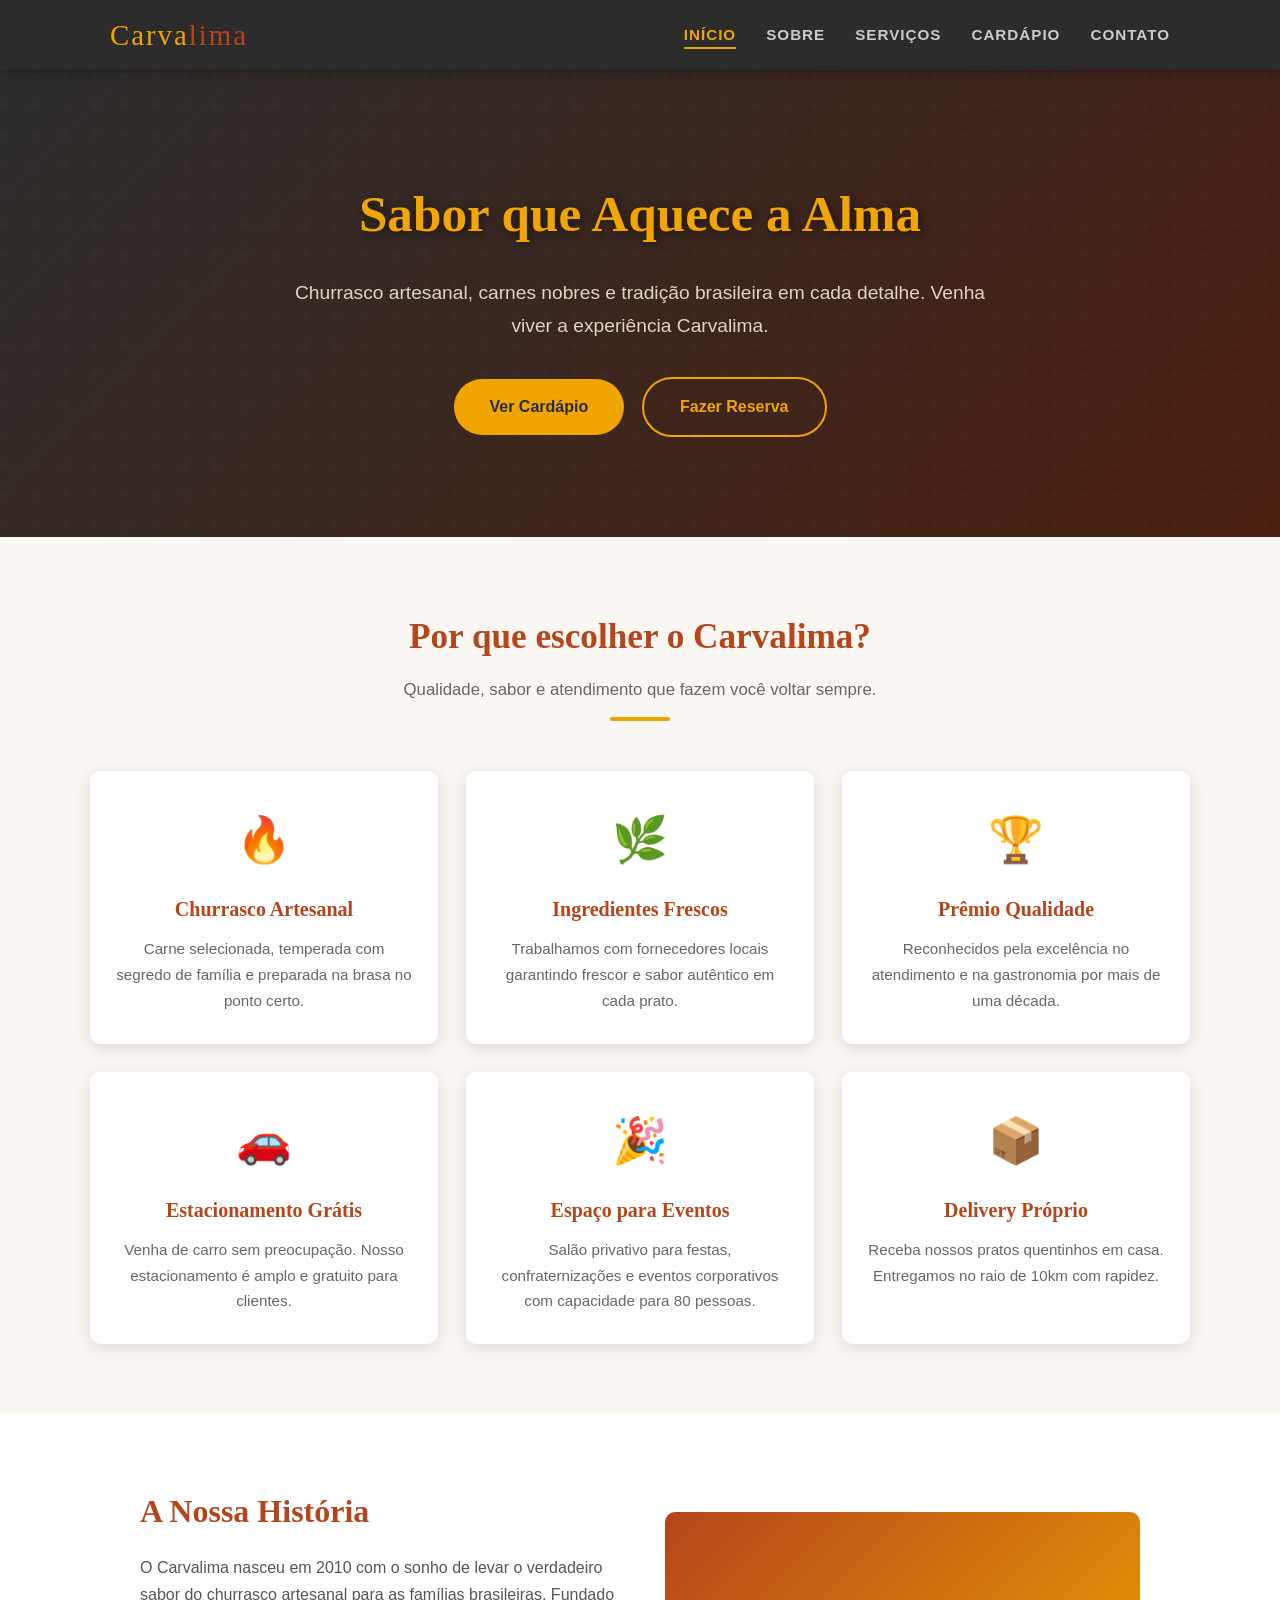
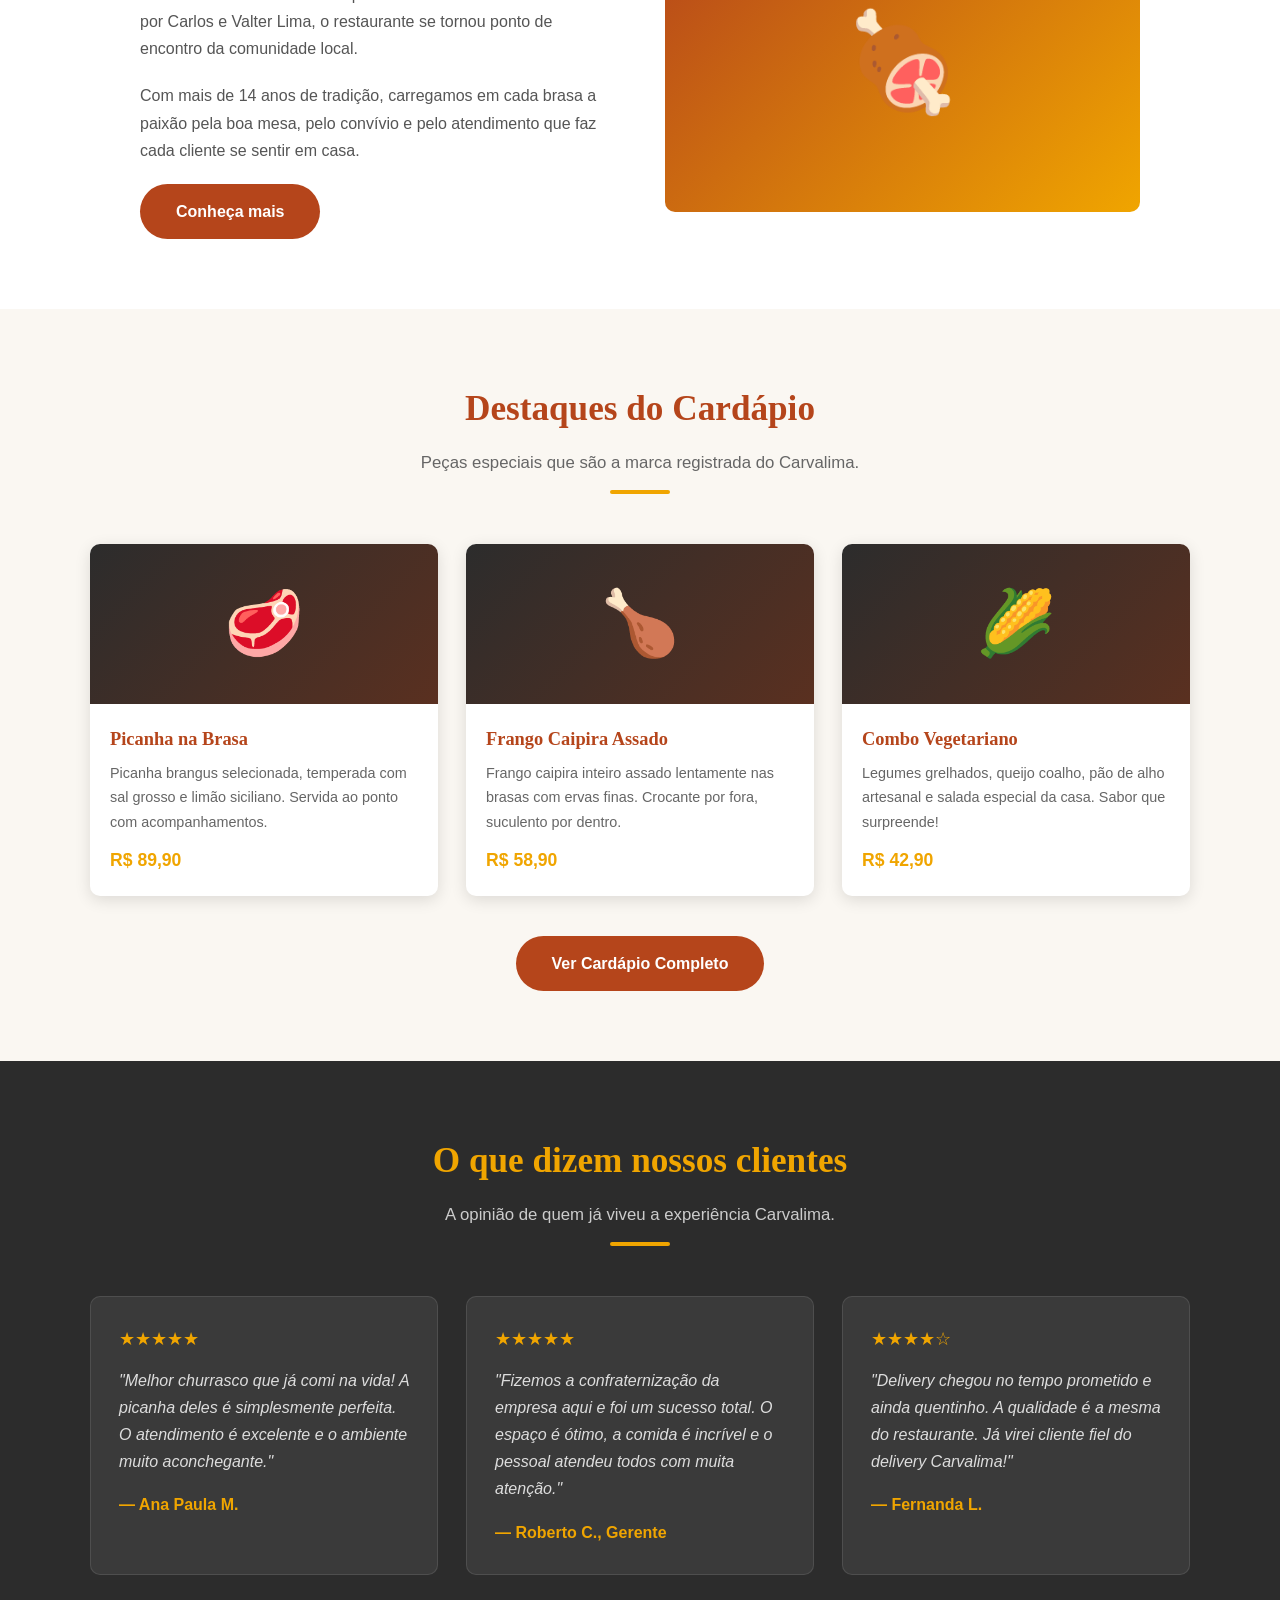
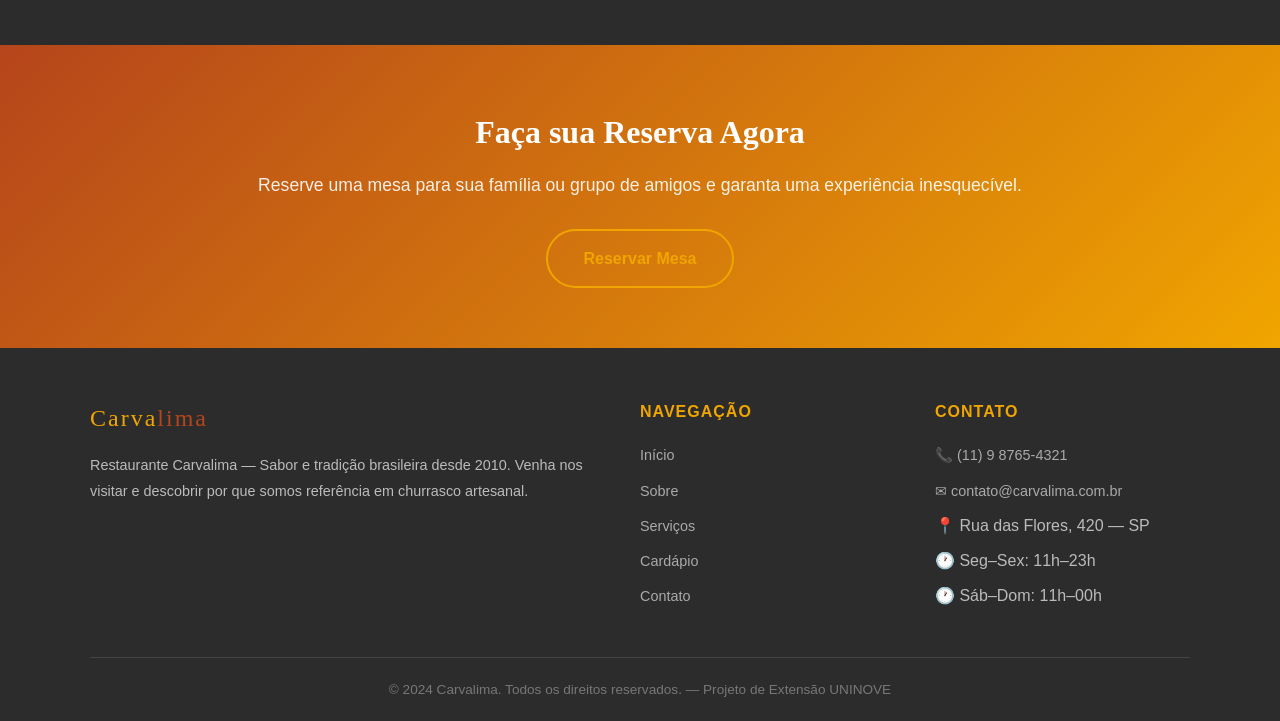
<file: carvalima/public/index.html>
<!DOCTYPE html>
<html lang="pt-BR">
<head>
    <meta charset="UTF-8">
    <meta name="viewport" content="width=device-width, initial-scale=1.0">
    <title>Carvalima — Sabor e Tradição</title>
    <meta name="description" content="Restaurante Carvalima — churrasco artesanal, carnes nobres e pratos típicos com sabor de tradição.">
    <link rel="stylesheet" href="css/style.css">
</head>
<body>

<!-- HEADER -->
<header>
    <nav class="navbar">
        <a href="index.html" class="logo">Carva<span>lima</span></a>
        <ul class="nav-links" id="navLinks">
            <li><a href="index.html" class="ativo">Início</a></li>
            <li><a href="sobre.html">Sobre</a></li>
            <li><a href="servicos.html">Serviços</a></li>
            <li><a href="cardapio.html">Cardápio</a></li>
            <li><a href="contato.html">Contato</a></li>
        </ul>
        <button class="menu-toggle" id="menuToggle" aria-label="Abrir menu">
            <span></span>
            <span></span>
            <span></span>
        </button>
    </nav>
</header>

<!-- HERO -->
<section class="hero">
    <div class="hero-content">
        <h1>Sabor que Aquece a Alma</h1>
        <p>Churrasco artesanal, carnes nobres e tradição brasileira em cada detalhe.
            Venha viver a experiência Carvalima.</p>
        <a href="cardapio.html" class="btn btn-destaque">Ver Cardápio</a>
        &nbsp;&nbsp;
        <a href="contato.html" class="btn btn-outline">Fazer Reserva</a>
    </div>
</section>

<!-- DIFERENCIAIS -->
<section style="background: var(--cor-fundo);">
    <div class="section-titulo">
        <h2>Por que escolher o Carvalima?</h2>
        <p>Qualidade, sabor e atendimento que fazem você voltar sempre.</p>
        <div class="divisor"></div>
    </div>

    <div class="grid-3">
        <div class="card">
            <div class="card-icone">🔥</div>
            <h3>Churrasco Artesanal</h3>
            <p>Carne selecionada, temperada com segredo de família e preparada na brasa no ponto certo.</p>
        </div>
        <div class="card">
            <div class="card-icone">🌿</div>
            <h3>Ingredientes Frescos</h3>
            <p>Trabalhamos com fornecedores locais garantindo frescor e sabor autêntico em cada prato.</p>
        </div>
        <div class="card">
            <div class="card-icone">🏆</div>
            <h3>Prêmio Qualidade</h3>
            <p>Reconhecidos pela excelência no atendimento e na gastronomia por mais de uma década.</p>
        </div>
        <div class="card">
            <div class="card-icone">🚗</div>
            <h3>Estacionamento Grátis</h3>
            <p>Venha de carro sem preocupação. Nosso estacionamento é amplo e gratuito para clientes.</p>
        </div>
        <div class="card">
            <div class="card-icone">🎉</div>
            <h3>Espaço para Eventos</h3>
            <p>Salão privativo para festas, confraternizações e eventos corporativos com capacidade para 80 pessoas.</p>
        </div>
        <div class="card">
            <div class="card-icone">📦</div>
            <h3>Delivery Próprio</h3>
            <p>Receba nossos pratos quentinhos em casa. Entregamos no raio de 10km com rapidez.</p>
        </div>
    </div>
</section>

<!-- SOBRE RESUMIDO -->
<section class="sobre-home">
    <div class="sobre-home-grid">
        <div class="sobre-home-texto">
            <h2>A Nossa História</h2>
            <p>O Carvalima nasceu em 2010 com o sonho de levar o verdadeiro sabor do churrasco artesanal para as famílias brasileiras. Fundado por Carlos e Valter Lima, o restaurante se tornou ponto de encontro da comunidade local.</p>
            <p>Com mais de 14 anos de tradição, carregamos em cada brasa a paixão pela boa mesa, pelo convívio e pelo atendimento que faz cada cliente se sentir em casa.</p>
            <a href="sobre.html" class="btn btn-primario">Conheça mais</a>
        </div>
        <div class="sobre-ilustracao">
            🍖
        </div>
    </div>
</section>

<!-- DESTAQUES DO CARDÁPIO -->
<section style="background: var(--cor-fundo);">
    <div class="section-titulo">
        <h2>Destaques do Cardápio</h2>
        <p>Peças especiais que são a marca registrada do Carvalima.</p>
        <div class="divisor"></div>
    </div>

    <div class="grid-3">
        <div class="item-cardapio">
            <div class="item-img">🥩</div>
            <div class="item-info">
                <h3>Picanha na Brasa</h3>
                <p>Picanha brangus selecionada, temperada com sal grosso e limão siciliano. Servida ao ponto com acompanhamentos.</p>
                <span class="item-preco">R$ 89,90</span>
            </div>
        </div>
        <div class="item-cardapio">
            <div class="item-img">🍗</div>
            <div class="item-info">
                <h3>Frango Caipira Assado</h3>
                <p>Frango caipira inteiro assado lentamente nas brasas com ervas finas. Crocante por fora, suculento por dentro.</p>
                <span class="item-preco">R$ 58,90</span>
            </div>
        </div>
        <div class="item-cardapio">
            <div class="item-img">🌽</div>
            <div class="item-info">
                <h3>Combo Vegetariano</h3>
                <p>Legumes grelhados, queijo coalho, pão de alho artesanal e salada especial da casa. Sabor que surpreende!</p>
                <span class="item-preco">R$ 42,90</span>
            </div>
        </div>
    </div>

    <div style="text-align: center; margin-top: 40px;">
        <a href="cardapio.html" class="btn btn-primario">Ver Cardápio Completo</a>
    </div>
</section>

<!-- DEPOIMENTOS -->
<section class="depoimentos">
    <div class="section-titulo">
        <h2>O que dizem nossos clientes</h2>
        <p>A opinião de quem já viveu a experiência Carvalima.</p>
        <div class="divisor"></div>
    </div>

    <div class="grid-3">
        <div class="depoimento-card">
            <div class="estrelas">★★★★★</div>
            <p>"Melhor churrasco que já comi na vida! A picanha deles é simplesmente perfeita. O atendimento é excelente e o ambiente muito aconchegante."</p>
            <strong>— Ana Paula M.</strong>
        </div>
        <div class="depoimento-card">
            <div class="estrelas">★★★★★</div>
            <p>"Fizemos a confraternização da empresa aqui e foi um sucesso total. O espaço é ótimo, a comida é incrível e o pessoal atendeu todos com muita atenção."</p>
            <strong>— Roberto C., Gerente</strong>
        </div>
        <div class="depoimento-card">
            <div class="estrelas">★★★★☆</div>
            <p>"Delivery chegou no tempo prometido e ainda quentinho. A qualidade é a mesma do restaurante. Já virei cliente fiel do delivery Carvalima!"</p>
            <strong>— Fernanda L.</strong>
        </div>
    </div>
</section>

<!-- BANNER CTA -->
<section class="banner-cta">
    <h2>Faça sua Reserva Agora</h2>
    <p>Reserve uma mesa para sua família ou grupo de amigos e garanta uma experiência inesquecível.</p>
    <a href="contato.html" class="btn btn-outline">Reservar Mesa</a>
</section>

<!-- FOOTER -->
<footer>
    <div class="footer-grid">
        <div class="footer-marca">
            <div class="logo">Carva<span>lima</span></div>
            <p>Restaurante Carvalima — Sabor e tradição brasileira desde 2010. Venha nos visitar e descobrir por que somos referência em churrasco artesanal.</p>
        </div>
        <div class="footer-col">
            <h4>Navegação</h4>
            <ul>
                <li><a href="index.html">Início</a></li>
                <li><a href="sobre.html">Sobre</a></li>
                <li><a href="servicos.html">Serviços</a></li>
                <li><a href="cardapio.html">Cardápio</a></li>
                <li><a href="contato.html">Contato</a></li>
            </ul>
        </div>
        <div class="footer-col">
            <h4>Contato</h4>
            <ul>
                <li><a href="tel:+551198765432">📞 (11) 9 8765-4321</a></li>
                <li><a href="mailto:contato@carvalima.com.br">✉ contato@carvalima.com.br</a></li>
                <li>📍 Rua das Flores, 420 — SP</li>
                <li>🕐 Seg–Sex: 11h–23h</li>
                <li>🕐 Sáb–Dom: 11h–00h</li>
            </ul>
        </div>
    </div>
    <div class="footer-bottom">
        <p>© 2024 Carvalima. Todos os direitos reservados. — Projeto de Extensão UNINOVE</p>
    </div>
</footer>

<!-- NOTIFICAÇÃO -->
<div class="notificacao" id="notificacao">🍖 Promoção do Dia: Picanha + Caipirinha por R$ 99!</div>

<script src="js/main.js"></script>
</body>
</html>
</file>
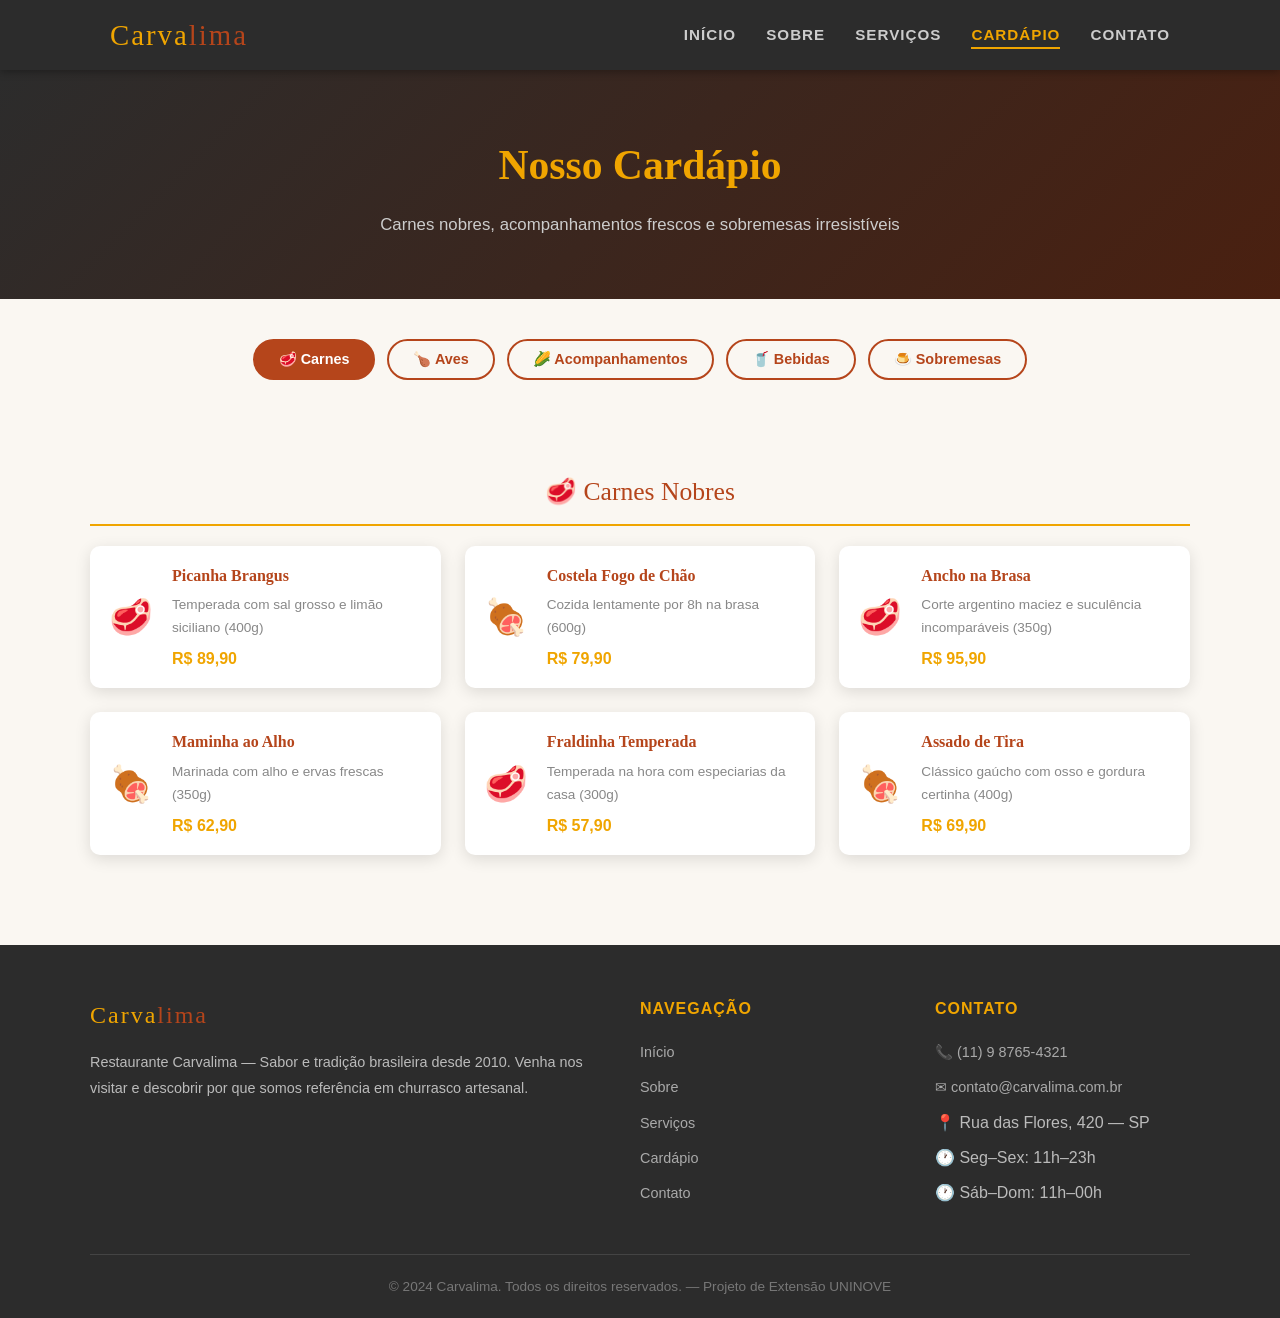
<file: carvalima/public/cardapio.html>
<!DOCTYPE html>
<html lang="pt-BR">
<head>
    <meta charset="UTF-8">
    <meta name="viewport" content="width=device-width, initial-scale=1.0">
    <title>Cardápio — Carvalima</title>
    <meta name="description" content="Cardápio completo do Restaurante Carvalima: carnes, acompanhamentos, bebidas e sobremesas.">
    <link rel="stylesheet" href="css/style.css">
    <style>
        .categoria-titulo {
            font-family: var(--fonte-titulo);
            font-size: 1.6rem;
            color: var(--cor-primaria);
            text-align: center;
            margin: 40px 0 20px;
            padding-bottom: 10px;
            border-bottom: 2px solid var(--cor-destaque);
            max-width: 1100px;
            margin-left: auto;
            margin-right: auto;
        }

        .cardapio-grid {
            display: grid;
            grid-template-columns: repeat(3, 1fr);
            gap: 24px;
            max-width: 1100px;
            margin: 0 auto 30px;
        }

        @media (max-width: 900px) { .cardapio-grid { grid-template-columns: repeat(2, 1fr); } }
        @media (max-width: 580px) { .cardapio-grid { grid-template-columns: 1fr; } }

        .item-cardapio-h {
            display: flex;
            align-items: center;
            gap: 16px;
            background: white;
            border-radius: var(--borda-radius);
            padding: 16px;
            box-shadow: var(--sombra);
            transition: transform var(--transicao);
        }

        .item-cardapio-h:hover { transform: translateY(-3px); }

        .item-emoji {
            font-size: 2.2rem;
            min-width: 50px;
            text-align: center;
        }

        .item-dados h4 {
            font-family: var(--fonte-titulo);
            color: var(--cor-primaria);
            font-size: 1rem;
            margin-bottom: 4px;
        }

        .item-dados p {
            font-size: 0.85rem;
            color: #888;
            margin-bottom: 6px;
        }

        .item-dados .preco {
            font-weight: 700;
            color: var(--cor-destaque);
            font-size: 1rem;
        }

        .filtro-tabs {
            display: flex;
            gap: 12px;
            justify-content: center;
            flex-wrap: wrap;
            margin-bottom: 30px;
        }

        .tab-btn {
            padding: 10px 24px;
            border: 2px solid var(--cor-primaria);
            background: transparent;
            color: var(--cor-primaria);
            border-radius: 25px;
            cursor: pointer;
            font-weight: 700;
            font-size: 0.9rem;
            transition: var(--transicao);
        }

        .tab-btn.ativo,
        .tab-btn:hover {
            background: var(--cor-primaria);
            color: white;
        }

        .secao-cardapio { display: none; }
        .secao-cardapio.visivel { display: block; }
    </style>
</head>
<body>

<!-- HEADER -->
<header>
    <nav class="navbar">
        <a href="index.html" class="logo">Carva<span>lima</span></a>
        <ul class="nav-links" id="navLinks">
            <li><a href="index.html">Início</a></li>
            <li><a href="sobre.html">Sobre</a></li>
            <li><a href="servicos.html">Serviços</a></li>
            <li><a href="cardapio.html" class="ativo">Cardápio</a></li>
            <li><a href="contato.html">Contato</a></li>
        </ul>
        <button class="menu-toggle" id="menuToggle" aria-label="Abrir menu">
            <span></span>
            <span></span>
            <span></span>
        </button>
    </nav>
</header>

<!-- PAGE HERO -->
<section class="page-hero">
    <h1>Nosso Cardápio</h1>
    <p>Carnes nobres, acompanhamentos frescos e sobremesas irresistíveis</p>
</section>

<!-- FILTRO -->
<section style="background: var(--cor-fundo); padding: 40px 20px 0;">
    <div class="filtro-tabs" id="filtroTabs">
        <button class="tab-btn ativo" data-secao="carnes">🥩 Carnes</button>
        <button class="tab-btn" data-secao="aves">🍗 Aves</button>
        <button class="tab-btn" data-secao="acompanhamentos">🌽 Acompanhamentos</button>
        <button class="tab-btn" data-secao="bebidas">🥤 Bebidas</button>
        <button class="tab-btn" data-secao="sobremesas">🍮 Sobremesas</button>
    </div>
</section>

<!-- CARNES -->
<section style="background: var(--cor-fundo); padding: 20px 20px 60px;" id="secao-carnes" class="secao-cardapio visivel">
    <div class="categoria-titulo">🥩 Carnes Nobres</div>
    <div class="cardapio-grid">
        <div class="item-cardapio-h">
            <div class="item-emoji">🥩</div>
            <div class="item-dados">
                <h4>Picanha Brangus</h4>
                <p>Temperada com sal grosso e limão siciliano (400g)</p>
                <span class="preco">R$ 89,90</span>
            </div>
        </div>
        <div class="item-cardapio-h">
            <div class="item-emoji">🍖</div>
            <div class="item-dados">
                <h4>Costela Fogo de Chão</h4>
                <p>Cozida lentamente por 8h na brasa (600g)</p>
                <span class="preco">R$ 79,90</span>
            </div>
        </div>
        <div class="item-cardapio-h">
            <div class="item-emoji">🥩</div>
            <div class="item-dados">
                <h4>Ancho na Brasa</h4>
                <p>Corte argentino maciez e suculência incomparáveis (350g)</p>
                <span class="preco">R$ 95,90</span>
            </div>
        </div>
        <div class="item-cardapio-h">
            <div class="item-emoji">🍖</div>
            <div class="item-dados">
                <h4>Maminha ao Alho</h4>
                <p>Marinada com alho e ervas frescas (350g)</p>
                <span class="preco">R$ 62,90</span>
            </div>
        </div>
        <div class="item-cardapio-h">
            <div class="item-emoji">🥩</div>
            <div class="item-dados">
                <h4>Fraldinha Temperada</h4>
                <p>Temperada na hora com especiarias da casa (300g)</p>
                <span class="preco">R$ 57,90</span>
            </div>
        </div>
        <div class="item-cardapio-h">
            <div class="item-emoji">🍖</div>
            <div class="item-dados">
                <h4>Assado de Tira</h4>
                <p>Clássico gaúcho com osso e gordura certinha (400g)</p>
                <span class="preco">R$ 69,90</span>
            </div>
        </div>
    </div>
</section>

<!-- AVES -->
<section style="background: var(--cor-fundo); padding: 20px 20px 60px;" id="secao-aves" class="secao-cardapio">
    <div class="categoria-titulo">🍗 Aves</div>
    <div class="cardapio-grid">
        <div class="item-cardapio-h">
            <div class="item-emoji">🍗</div>
            <div class="item-dados">
                <h4>Frango Caipira Inteiro</h4>
                <p>Assado na brasa com ervas finas (inteiro ~1,2 kg)</p>
                <span class="preco">R$ 58,90</span>
            </div>
        </div>
        <div class="item-cardapio-h">
            <div class="item-emoji">🍗</div>
            <div class="item-dados">
                <h4>Coxa e Sobrecoxa</h4>
                <p>Temperadas com chimichurri artesanal (400g)</p>
                <span class="preco">R$ 38,90</span>
            </div>
        </div>
        <div class="item-cardapio-h">
            <div class="item-emoji">🦃</div>
            <div class="item-dados">
                <h4>Filé de Frango Grelhado</h4>
                <p>Saudável e saboroso com molho de limão (300g)</p>
                <span class="preco">R$ 34,90</span>
            </div>
        </div>
        <div class="item-cardapio-h">
            <div class="item-emoji">🍗</div>
            <div class="item-dados">
                <h4>Asa Crocante</h4>
                <p>Marinada e grelhada até ficar douradinha (10 unid)</p>
                <span class="preco">R$ 42,90</span>
            </div>
        </div>
    </div>
</section>

<!-- ACOMPANHAMENTOS -->
<section style="background: var(--cor-fundo); padding: 20px 20px 60px;" id="secao-acompanhamentos" class="secao-cardapio">
    <div class="categoria-titulo">🌽 Acompanhamentos</div>
    <div class="cardapio-grid">
        <div class="item-cardapio-h">
            <div class="item-emoji">🧀</div>
            <div class="item-dados">
                <h4>Queijo Coalho Grelhado</h4>
                <p>No espeto com mel e orégano (2 unidades)</p>
                <span class="preco">R$ 16,90</span>
            </div>
        </div>
        <div class="item-cardapio-h">
            <div class="item-emoji">🥗</div>
            <div class="item-dados">
                <h4>Salada da Casa</h4>
                <p>Mix de folhas, tomate, cebola e molho especial</p>
                <span class="preco">R$ 18,90</span>
            </div>
        </div>
        <div class="item-cardapio-h">
            <div class="item-emoji">🍞</div>
            <div class="item-dados">
                <h4>Pão de Alho Artesanal</h4>
                <p>Com manteiga de alho e salsinha (6 fatias)</p>
                <span class="preco">R$ 14,90</span>
            </div>
        </div>
        <div class="item-cardapio-h">
            <div class="item-emoji">🫘</div>
            <div class="item-dados">
                <h4>Feijão Tropeiro</h4>
                <p>Feijão, bacon, linguiça e farinha de mandioca</p>
                <span class="preco">R$ 19,90</span>
            </div>
        </div>
        <div class="item-cardapio-h">
            <div class="item-emoji">🌽</div>
            <div class="item-dados">
                <h4>Milho na Brasa</h4>
                <p>Com manteiga temperada e páprica (unidade)</p>
                <span class="preco">R$ 10,90</span>
            </div>
        </div>
        <div class="item-cardapio-h">
            <div class="item-emoji">🥔</div>
            <div class="item-dados">
                <h4>Batata Assada</h4>
                <p>Recheada com creme de cheddar e bacon</p>
                <span class="preco">R$ 22,90</span>
            </div>
        </div>
    </div>
</section>

<!-- BEBIDAS -->
<section style="background: var(--cor-fundo); padding: 20px 20px 60px;" id="secao-bebidas" class="secao-cardapio">
    <div class="categoria-titulo">🥤 Bebidas</div>
    <div class="cardapio-grid">
        <div class="item-cardapio-h">
            <div class="item-emoji">🍹</div>
            <div class="item-dados">
                <h4>Caipirinha Tradicional</h4>
                <p>Cachaça artesanal, limão e açúcar (400ml)</p>
                <span class="preco">R$ 22,90</span>
            </div>
        </div>
        <div class="item-cardapio-h">
            <div class="item-emoji">🍺</div>
            <div class="item-dados">
                <h4>Cerveja Artesanal</h4>
                <p>Lager, IPA ou Stout — produção local (600ml)</p>
                <span class="preco">R$ 19,90</span>
            </div>
        </div>
        <div class="item-cardapio-h">
            <div class="item-emoji">🥤</div>
            <div class="item-dados">
                <h4>Suco Natural</h4>
                <p>Laranja, maracujá, abacaxi ou goiaba (500ml)</p>
                <span class="preco">R$ 14,90</span>
            </div>
        </div>
        <div class="item-cardapio-h">
            <div class="item-emoji">💧</div>
            <div class="item-dados">
                <h4>Água com / sem gás</h4>
                <p>Garrafa 500ml</p>
                <span class="preco">R$ 6,00</span>
            </div>
        </div>
        <div class="item-cardapio-h">
            <div class="item-emoji">🥃</div>
            <div class="item-dados">
                <h4>Combo Família</h4>
                <p>2 Cervejas + 2 Sucos + 1 Refrigerante 2L</p>
                <span class="preco">R$ 54,90</span>
            </div>
        </div>
    </div>
</section>

<!-- SOBREMESAS -->
<section style="background: var(--cor-fundo); padding: 20px 20px 60px;" id="secao-sobremesas" class="secao-cardapio">
    <div class="categoria-titulo">🍮 Sobremesas</div>
    <div class="cardapio-grid">
        <div class="item-cardapio-h">
            <div class="item-emoji">🍮</div>
            <div class="item-dados">
                <h4>Pudim de Leite</h4>
                <p>Receita tradicional da avó com calda caramelizada</p>
                <span class="preco">R$ 16,90</span>
            </div>
        </div>
        <div class="item-cardapio-h">
            <div class="item-emoji">🍌</div>
            <div class="item-dados">
                <h4>Banana Caramelizada</h4>
                <p>Na brasa com canela, mel e sorvete de creme</p>
                <span class="preco">R$ 18,90</span>
            </div>
        </div>
        <div class="item-cardapio-h">
            <div class="item-emoji">🍫</div>
            <div class="item-dados">
                <h4>Petit Gâteau</h4>
                <p>Bolinho de chocolate quente com sorvete de baunilha</p>
                <span class="preco">R$ 24,90</span>
            </div>
        </div>
        <div class="item-cardapio-h">
            <div class="item-emoji">🍰</div>
            <div class="item-dados">
                <h4>Fatia do Dia</h4>
                <p>Pergunte ao garçom o bolo do dia feito pela Mariana</p>
                <span class="preco">R$ 14,90</span>
            </div>
        </div>
    </div>
</section>

<!-- FOOTER -->
<footer>
    <div class="footer-grid">
        <div class="footer-marca">
            <div class="logo">Carva<span>lima</span></div>
            <p>Restaurante Carvalima — Sabor e tradição brasileira desde 2010. Venha nos visitar e descobrir por que somos referência em churrasco artesanal.</p>
        </div>
        <div class="footer-col">
            <h4>Navegação</h4>
            <ul>
                <li><a href="index.html">Início</a></li>
                <li><a href="sobre.html">Sobre</a></li>
                <li><a href="servicos.html">Serviços</a></li>
                <li><a href="cardapio.html">Cardápio</a></li>
                <li><a href="contato.html">Contato</a></li>
            </ul>
        </div>
        <div class="footer-col">
            <h4>Contato</h4>
            <ul>
                <li><a href="tel:+551198765432">📞 (11) 9 8765-4321</a></li>
                <li><a href="mailto:contato@carvalima.com.br">✉ contato@carvalima.com.br</a></li>
                <li>📍 Rua das Flores, 420 — SP</li>
                <li>🕐 Seg–Sex: 11h–23h</li>
                <li>🕐 Sáb–Dom: 11h–00h</li>
            </ul>
        </div>
    </div>
    <div class="footer-bottom">
        <p>© 2024 Carvalima. Todos os direitos reservados. — Projeto de Extensão UNINOVE</p>
    </div>
</footer>

<script src="js/main.js"></script>
</body>
</html>
</file>
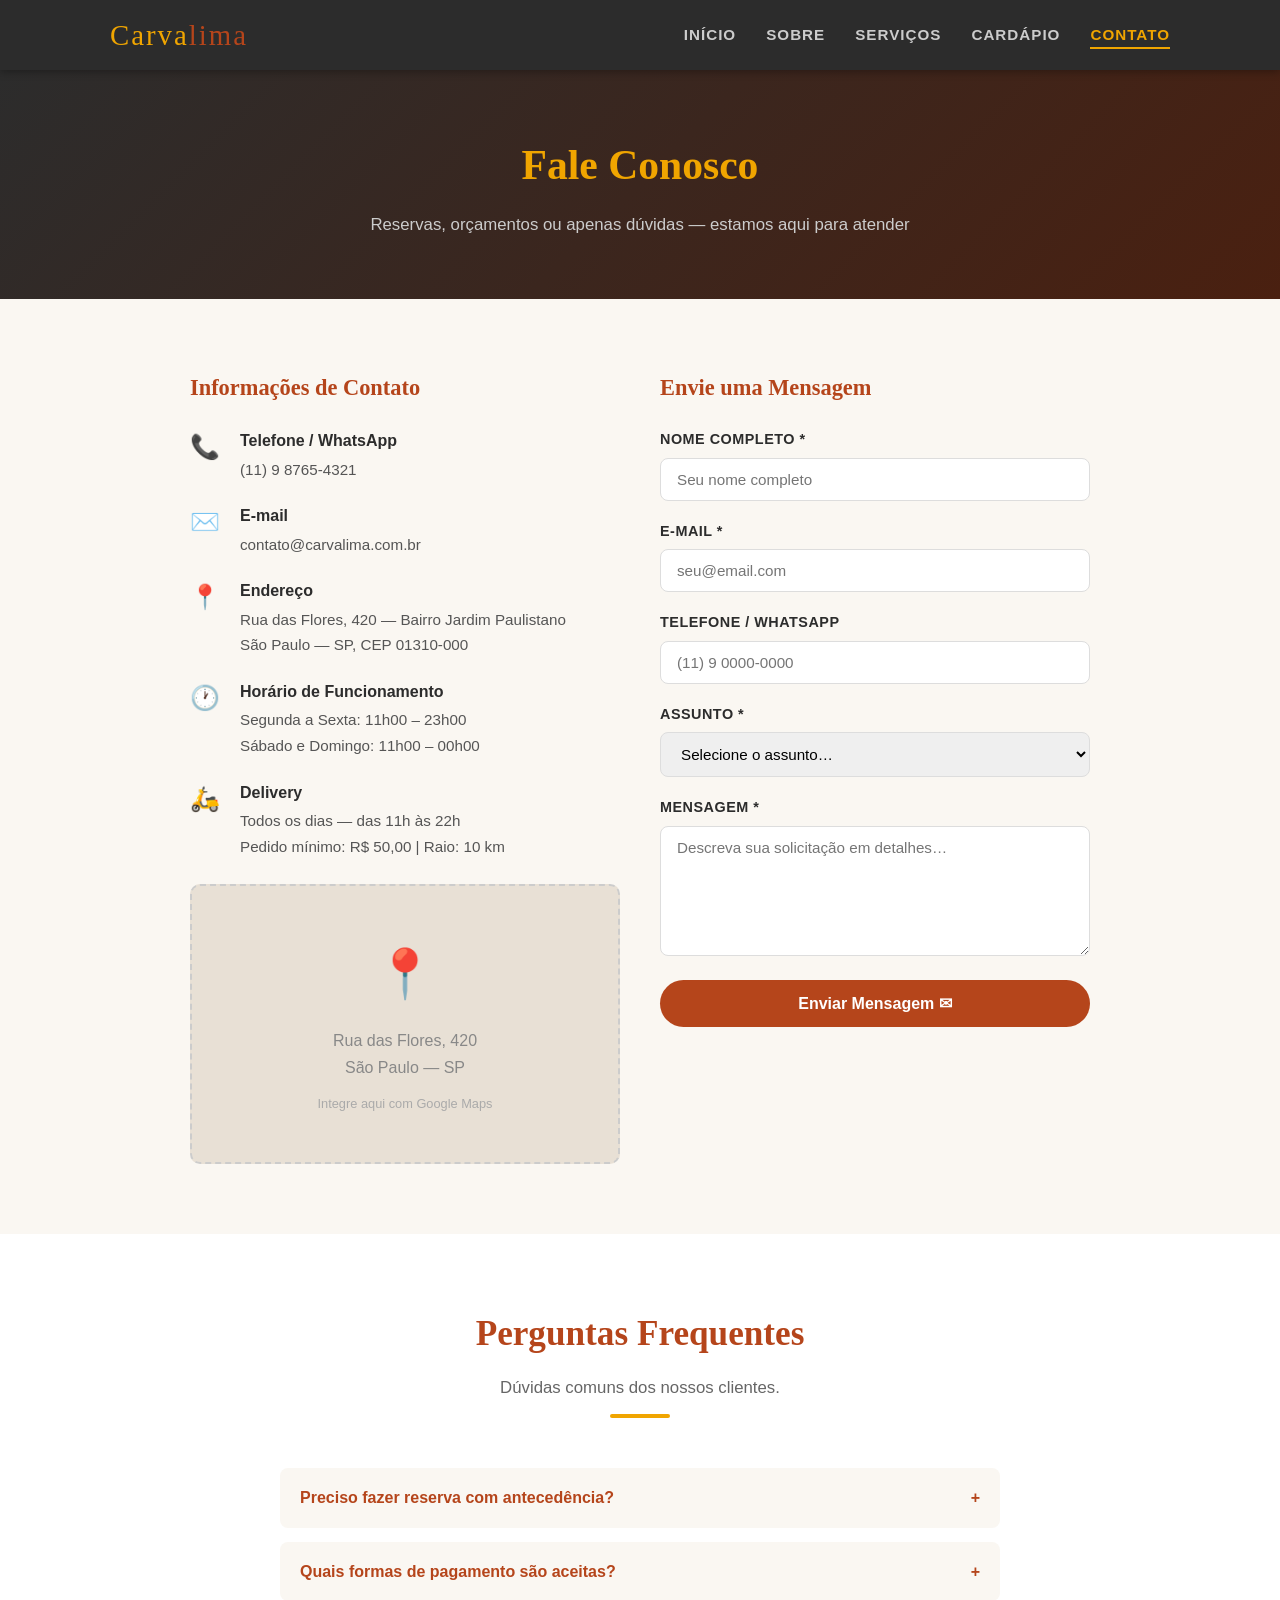
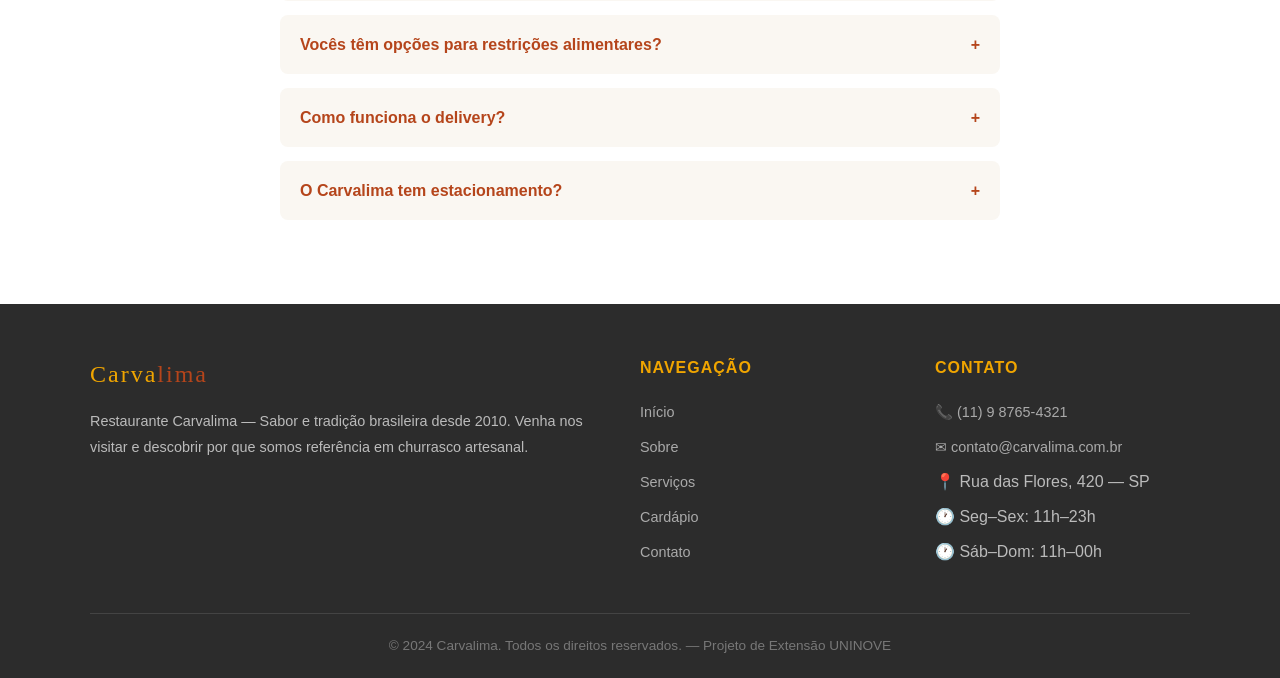
<file: carvalima/public/contato.html>
<!DOCTYPE html>
<html lang="pt-BR">
<head>
    <meta charset="UTF-8">
    <meta name="viewport" content="width=device-width, initial-scale=1.0">
    <title>Contato — Carvalima</title>
    <meta name="description" content="Entre em contato com o Restaurante Carvalima. Faça reservas, solicite orçamentos e encontre nossa localização.">
    <link rel="stylesheet" href="css/style.css">
</head>
<body>

<!-- HEADER -->
<header>
    <nav class="navbar">
        <a href="index.html" class="logo">Carva<span>lima</span></a>
        <ul class="nav-links" id="navLinks">
            <li><a href="index.html">Início</a></li>
            <li><a href="sobre.html">Sobre</a></li>
            <li><a href="servicos.html">Serviços</a></li>
            <li><a href="cardapio.html">Cardápio</a></li>
            <li><a href="contato.html" class="ativo">Contato</a></li>
        </ul>
        <button class="menu-toggle" id="menuToggle" aria-label="Abrir menu">
            <span></span>
            <span></span>
            <span></span>
        </button>
    </nav>
</header>

<!-- PAGE HERO -->
<section class="page-hero">
    <h1>Fale Conosco</h1>
    <p>Reservas, orçamentos ou apenas dúvidas — estamos aqui para atender</p>
</section>

<!-- CONTATO PRINCIPAL -->
<section style="background: var(--cor-fundo);">
    <div class="contato-grid">

        <!-- INFORMAÇÕES -->
        <div class="contato-info">
            <h3>Informações de Contato</h3>

            <div class="info-item">
                <div class="icone">📞</div>
                <p>
                    <strong>Telefone / WhatsApp</strong>
                    (11) 9 8765-4321
                </p>
            </div>

            <div class="info-item">
                <div class="icone">✉️</div>
                <p>
                    <strong>E-mail</strong>
                    contato@carvalima.com.br
                </p>
            </div>

            <div class="info-item">
                <div class="icone">📍</div>
                <p>
                    <strong>Endereço</strong>
                    Rua das Flores, 420 — Bairro Jardim Paulistano<br>
                    São Paulo — SP, CEP 01310-000
                </p>
            </div>

            <div class="info-item">
                <div class="icone">🕐</div>
                <p>
                    <strong>Horário de Funcionamento</strong>
                    Segunda a Sexta: 11h00 – 23h00<br>
                    Sábado e Domingo: 11h00 – 00h00
                </p>
            </div>

            <div class="info-item">
                <div class="icone">🛵</div>
                <p>
                    <strong>Delivery</strong>
                    Todos os dias — das 11h às 22h<br>
                    Pedido mínimo: R$ 50,00 | Raio: 10 km
                </p>
            </div>

            <!-- MAPA PLACEHOLDER -->
            <div class="mapa-container" style="margin-top: 24px;">
                <span>📍</span>
                <p>Rua das Flores, 420<br>São Paulo — SP</p>
                <small style="font-size: 0.8rem; color: #aaa;">Integre aqui com Google Maps</small>
            </div>
        </div>

        <!-- FORMULÁRIO -->
        <div>
            <h3 style="font-family: var(--fonte-titulo); font-size: 1.4rem; color: var(--cor-primaria); margin-bottom: 20px;">
                Envie uma Mensagem
            </h3>

            <form class="form-contato" id="formContato" novalidate>
                <div class="form-grupo">
                    <label for="nome">Nome Completo *</label>
                    <input type="text" id="nome" name="nome" placeholder="Seu nome completo" required>
                </div>

                <div class="form-grupo">
                    <label for="email">E-mail *</label>
                    <input type="email" id="email" name="email" placeholder="seu@email.com" required>
                </div>

                <div class="form-grupo">
                    <label for="telefone">Telefone / WhatsApp</label>
                    <input type="tel" id="telefone" name="telefone" placeholder="(11) 9 0000-0000">
                </div>

                <div class="form-grupo">
                    <label for="assunto">Assunto *</label>
                    <select id="assunto" name="assunto" required>
                        <option value="">Selecione o assunto…</option>
                        <option value="reserva">Reserva de Mesa</option>
                        <option value="evento">Orçamento para Evento</option>
                        <option value="catering">Catering</option>
                        <option value="delivery">Informações de Delivery</option>
                        <option value="elogio">Elogio</option>
                        <option value="reclamacao">Reclamação / Sugestão</option>
                        <option value="outro">Outro</option>
                    </select>
                </div>

                <div class="form-grupo" id="grupoData" style="display:none;">
                    <label for="dataEvento">Data do Evento / Reserva</label>
                    <input type="date" id="dataEvento" name="dataEvento">
                </div>

                <div class="form-grupo" id="grupoPessoas" style="display:none;">
                    <label for="numeroPessoas">Número de Pessoas</label>
                    <input type="number" id="numeroPessoas" name="numeroPessoas" min="1" max="300" placeholder="Ex: 20">
                </div>

                <div class="form-grupo">
                    <label for="mensagem">Mensagem *</label>
                    <textarea id="mensagem" name="mensagem" placeholder="Descreva sua solicitação em detalhes…" required></textarea>
                </div>

                <button type="submit" class="btn btn-primario" style="width: 100%; margin-top: 6px;">
                    Enviar Mensagem ✉
                </button>
            </form>
        </div>

    </div>
</section>

<!-- PERGUNTAS FREQUENTES -->
<section style="background: var(--cor-branco);">
    <div class="section-titulo">
        <h2>Perguntas Frequentes</h2>
        <p>Dúvidas comuns dos nossos clientes.</p>
        <div class="divisor"></div>
    </div>

    <div style="max-width: 720px; margin: 0 auto;" id="faqContainer">

        <details class="faq-item" style="margin-bottom: 14px; background: var(--cor-fundo); border-radius: 8px; padding: 16px 20px; cursor: pointer;">
            <summary style="font-weight: 700; color: var(--cor-primaria); list-style: none; display: flex; justify-content: space-between;">
                Preciso fazer reserva com antecedência?
                <span>+</span>
            </summary>
            <p style="margin-top: 12px; color: #555; font-size: 0.95rem;">Para almoços e jantares no salão principal, a reserva não é obrigatória, mas recomendada nos finais de semana. Para eventos privados e grupos acima de 15 pessoas, a reserva com pelo menos 48h de antecedência é necessária.</p>
        </details>

        <details class="faq-item" style="margin-bottom: 14px; background: var(--cor-fundo); border-radius: 8px; padding: 16px 20px; cursor: pointer;">
            <summary style="font-weight: 700; color: var(--cor-primaria); list-style: none; display: flex; justify-content: space-between;">
                Quais formas de pagamento são aceitas?
                <span>+</span>
            </summary>
            <p style="margin-top: 12px; color: #555; font-size: 0.95rem;">Aceitamos dinheiro, débito, crédito (Visa, Master, Elo, Amex), Pix e vale-refeição (VR, Alelo, Sodexo). Para eventos, trabalhamos com boleto bancário.</p>
        </details>

        <details class="faq-item" style="margin-bottom: 14px; background: var(--cor-fundo); border-radius: 8px; padding: 16px 20px; cursor: pointer;">
            <summary style="font-weight: 700; color: var(--cor-primaria); list-style: none; display: flex; justify-content: space-between;">
                Vocês têm opções para restrições alimentares?
                <span>+</span>
            </summary>
            <p style="margin-top: 12px; color: #555; font-size: 0.95rem;">Sim! Temos opções sem glúten, sem lactose e vegetarianas. Informe ao garçom ou mencione na reserva e faremos o possível para atender. Clientes com alergias graves devem contatar-nos antecipadamente.</p>
        </details>

        <details class="faq-item" style="margin-bottom: 14px; background: var(--cor-fundo); border-radius: 8px; padding: 16px 20px; cursor: pointer;">
            <summary style="font-weight: 700; color: var(--cor-primaria); list-style: none; display: flex; justify-content: space-between;">
                Como funciona o delivery?
                <span>+</span>
            </summary>
            <p style="margin-top: 12px; color: #555; font-size: 0.95rem;">Realizamos entregas em raio de até 10 km. O pedido mínimo é de R$ 50,00. Pedidos até 22h. Tempo médio de entrega: 40–60 minutos. Entre em contato via WhatsApp para realizar seu pedido.</p>
        </details>

        <details class="faq-item" style="margin-bottom: 14px; background: var(--cor-fundo); border-radius: 8px; padding: 16px 20px; cursor: pointer;">
            <summary style="font-weight: 700; color: var(--cor-primaria); list-style: none; display: flex; justify-content: space-between;">
                O Carvalima tem estacionamento?
                <span>+</span>
            </summary>
            <p style="margin-top: 12px; color: #555; font-size: 0.95rem;">Sim! Dispomos de estacionamento próprio e gratuito para clientes, com capacidade para 30 veículos. Em datas comemorativas, utilizamos estacionamento parceiro na rua do lado.</p>
        </details>

    </div>
</section>

<!-- FOOTER -->
<footer>
    <div class="footer-grid">
        <div class="footer-marca">
            <div class="logo">Carva<span>lima</span></div>
            <p>Restaurante Carvalima — Sabor e tradição brasileira desde 2010. Venha nos visitar e descobrir por que somos referência em churrasco artesanal.</p>
        </div>
        <div class="footer-col">
            <h4>Navegação</h4>
            <ul>
                <li><a href="index.html">Início</a></li>
                <li><a href="sobre.html">Sobre</a></li>
                <li><a href="servicos.html">Serviços</a></li>
                <li><a href="cardapio.html">Cardápio</a></li>
                <li><a href="contato.html">Contato</a></li>
            </ul>
        </div>
        <div class="footer-col">
            <h4>Contato</h4>
            <ul>
                <li><a href="tel:+551198765432">📞 (11) 9 8765-4321</a></li>
                <li><a href="mailto:contato@carvalima.com.br">✉ contato@carvalima.com.br</a></li>
                <li>📍 Rua das Flores, 420 — SP</li>
                <li>🕐 Seg–Sex: 11h–23h</li>
                <li>🕐 Sáb–Dom: 11h–00h</li>
            </ul>
        </div>
    </div>
    <div class="footer-bottom">
        <p>© 2024 Carvalima. Todos os direitos reservados. — Projeto de Extensão UNINOVE</p>
    </div>
</footer>

<!-- NOTIFICAÇÃO -->
<div class="notificacao" id="notificacao"></div>

<script src="js/main.js"></script>
</body>
</html>
</file>
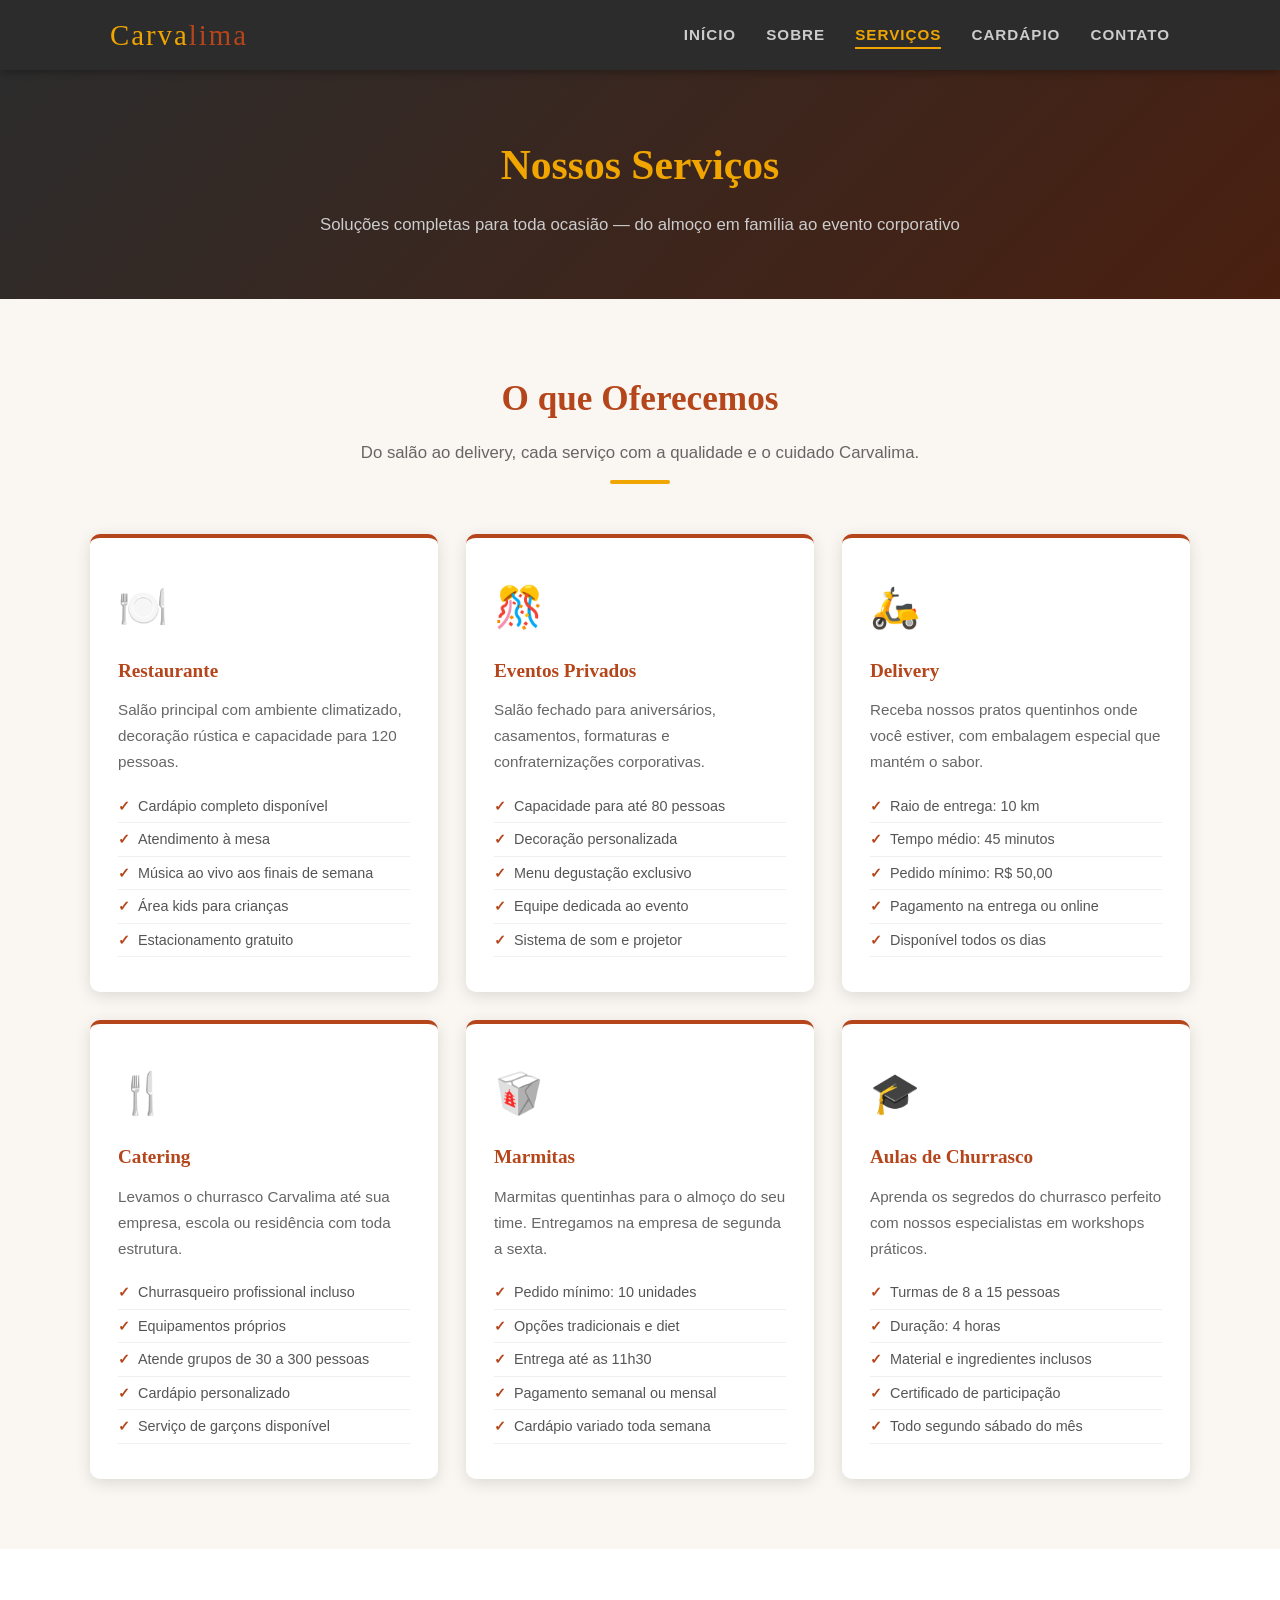
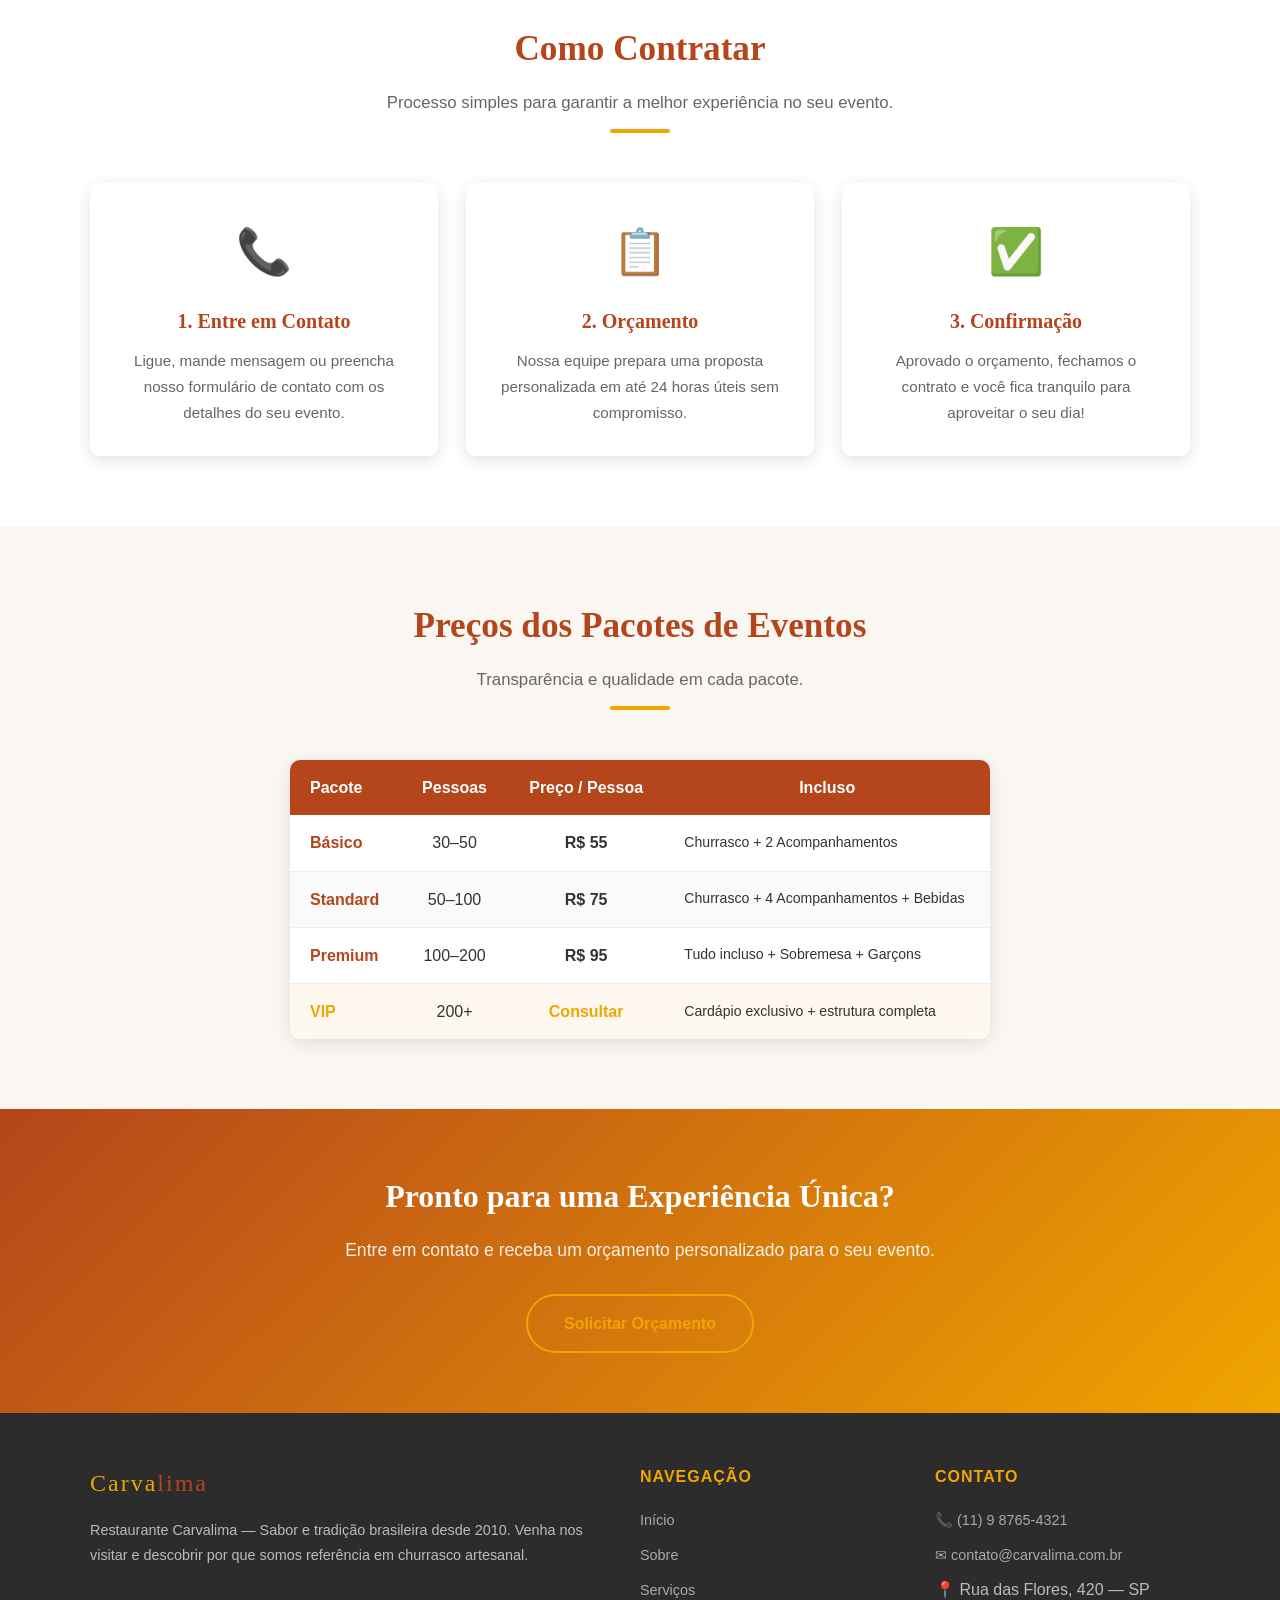
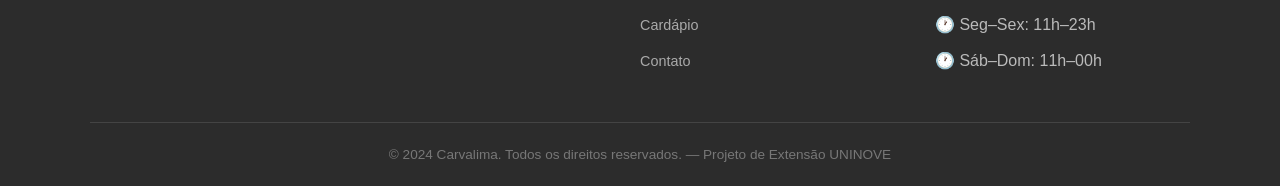
<file: carvalima/public/servicos.html>
<!DOCTYPE html>
<html lang="pt-BR">
<head>
    <meta charset="UTF-8">
    <meta name="viewport" content="width=device-width, initial-scale=1.0">
    <title>Serviços — Carvalima</title>
    <meta name="description" content="Conheça todos os serviços do Restaurante Carvalima: salão, eventos, delivery e catering.">
    <link rel="stylesheet" href="css/style.css">
</head>
<body>

<!-- HEADER -->
<header>
    <nav class="navbar">
        <a href="index.html" class="logo">Carva<span>lima</span></a>
        <ul class="nav-links" id="navLinks">
            <li><a href="index.html">Início</a></li>
            <li><a href="sobre.html">Sobre</a></li>
            <li><a href="servicos.html" class="ativo">Serviços</a></li>
            <li><a href="cardapio.html">Cardápio</a></li>
            <li><a href="contato.html">Contato</a></li>
        </ul>
        <button class="menu-toggle" id="menuToggle" aria-label="Abrir menu">
            <span></span>
            <span></span>
            <span></span>
        </button>
    </nav>
</header>

<!-- PAGE HERO -->
<section class="page-hero">
    <h1>Nossos Serviços</h1>
    <p>Soluções completas para toda ocasião — do almoço em família ao evento corporativo</p>
</section>

<!-- SERVIÇOS PRINCIPAIS -->
<section style="background: var(--cor-fundo);">
    <div class="section-titulo">
        <h2>O que Oferecemos</h2>
        <p>Do salão ao delivery, cada serviço com a qualidade e o cuidado Carvalima.</p>
        <div class="divisor"></div>
    </div>

    <div class="grid-3">
        <div class="servico-card">
            <div class="icone">🍽️</div>
            <h3>Restaurante</h3>
            <p>Salão principal com ambiente climatizado, decoração rústica e capacidade para 120 pessoas.</p>
            <ul>
                <li>Cardápio completo disponível</li>
                <li>Atendimento à mesa</li>
                <li>Música ao vivo aos finais de semana</li>
                <li>Área kids para crianças</li>
                <li>Estacionamento gratuito</li>
            </ul>
        </div>
        <div class="servico-card">
            <div class="icone">🎊</div>
            <h3>Eventos Privados</h3>
            <p>Salão fechado para aniversários, casamentos, formaturas e confraternizações corporativas.</p>
            <ul>
                <li>Capacidade para até 80 pessoas</li>
                <li>Decoração personalizada</li>
                <li>Menu degustação exclusivo</li>
                <li>Equipe dedicada ao evento</li>
                <li>Sistema de som e projetor</li>
            </ul>
        </div>
        <div class="servico-card">
            <div class="icone">🛵</div>
            <h3>Delivery</h3>
            <p>Receba nossos pratos quentinhos onde você estiver, com embalagem especial que mantém o sabor.</p>
            <ul>
                <li>Raio de entrega: 10 km</li>
                <li>Tempo médio: 45 minutos</li>
                <li>Pedido mínimo: R$ 50,00</li>
                <li>Pagamento na entrega ou online</li>
                <li>Disponível todos os dias</li>
            </ul>
        </div>
        <div class="servico-card">
            <div class="icone">🍴</div>
            <h3>Catering</h3>
            <p>Levamos o churrasco Carvalima até sua empresa, escola ou residência com toda estrutura.</p>
            <ul>
                <li>Churrasqueiro profissional incluso</li>
                <li>Equipamentos próprios</li>
                <li>Atende grupos de 30 a 300 pessoas</li>
                <li>Cardápio personalizado</li>
                <li>Serviço de garçons disponível</li>
            </ul>
        </div>
        <div class="servico-card">
            <div class="icone">🥡</div>
            <h3>Marmitas</h3>
            <p>Marmitas quentinhas para o almoço do seu time. Entregamos na empresa de segunda a sexta.</p>
            <ul>
                <li>Pedido mínimo: 10 unidades</li>
                <li>Opções tradicionais e diet</li>
                <li>Entrega até as 11h30</li>
                <li>Pagamento semanal ou mensal</li>
                <li>Cardápio variado toda semana</li>
            </ul>
        </div>
        <div class="servico-card">
            <div class="icone">🎓</div>
            <h3>Aulas de Churrasco</h3>
            <p>Aprenda os segredos do churrasco perfeito com nossos especialistas em workshops práticos.</p>
            <ul>
                <li>Turmas de 8 a 15 pessoas</li>
                <li>Duração: 4 horas</li>
                <li>Material e ingredientes inclusos</li>
                <li>Certificado de participação</li>
                <li>Todo segundo sábado do mês</li>
            </ul>
        </div>
    </div>
</section>

<!-- COMO FUNCIONA -->
<section style="background: var(--cor-branco);">
    <div class="section-titulo">
        <h2>Como Contratar</h2>
        <p>Processo simples para garantir a melhor experiência no seu evento.</p>
        <div class="divisor"></div>
    </div>

    <div class="grid-3" style="text-align: center;">
        <div class="card">
            <div class="card-icone">📞</div>
            <h3>1. Entre em Contato</h3>
            <p>Ligue, mande mensagem ou preencha nosso formulário de contato com os detalhes do seu evento.</p>
        </div>
        <div class="card">
            <div class="card-icone">📋</div>
            <h3>2. Orçamento</h3>
            <p>Nossa equipe prepara uma proposta personalizada em até 24 horas úteis sem compromisso.</p>
        </div>
        <div class="card">
            <div class="card-icone">✅</div>
            <h3>3. Confirmação</h3>
            <p>Aprovado o orçamento, fechamos o contrato e você fica tranquilo para aproveitar o seu dia!</p>
        </div>
    </div>
</section>

<!-- TABELA DE PREÇOS -->
<section style="background: var(--cor-fundo);">
    <div class="section-titulo">
        <h2>Preços dos Pacotes de Eventos</h2>
        <p>Transparência e qualidade em cada pacote.</p>
        <div class="divisor"></div>
    </div>

    <div style="max-width: 700px; margin: 0 auto;">
        <table style="width:100%; border-collapse: collapse; background: white; border-radius: 10px; overflow: hidden; box-shadow: 0 4px 16px rgba(0,0,0,0.1);">
            <thead>
                <tr style="background: var(--cor-primaria); color: white;">
                    <th style="padding: 14px 20px; text-align: left;">Pacote</th>
                    <th style="padding: 14px 20px;">Pessoas</th>
                    <th style="padding: 14px 20px;">Preço / Pessoa</th>
                    <th style="padding: 14px 20px;">Incluso</th>
                </tr>
            </thead>
            <tbody>
                <tr style="border-bottom: 1px solid #eee;">
                    <td style="padding: 14px 20px; font-weight: 700; color: var(--cor-primaria);">Básico</td>
                    <td style="padding: 14px 20px; text-align: center;">30–50</td>
                    <td style="padding: 14px 20px; text-align: center; font-weight: 700;">R$ 55</td>
                    <td style="padding: 14px 20px; font-size: 0.88rem;">Churrasco + 2 Acompanhamentos</td>
                </tr>
                <tr style="border-bottom: 1px solid #eee; background: #fafafa;">
                    <td style="padding: 14px 20px; font-weight: 700; color: var(--cor-primaria);">Standard</td>
                    <td style="padding: 14px 20px; text-align: center;">50–100</td>
                    <td style="padding: 14px 20px; text-align: center; font-weight: 700;">R$ 75</td>
                    <td style="padding: 14px 20px; font-size: 0.88rem;">Churrasco + 4 Acompanhamentos + Bebidas</td>
                </tr>
                <tr style="border-bottom: 1px solid #eee;">
                    <td style="padding: 14px 20px; font-weight: 700; color: var(--cor-primaria);">Premium</td>
                    <td style="padding: 14px 20px; text-align: center;">100–200</td>
                    <td style="padding: 14px 20px; text-align: center; font-weight: 700;">R$ 95</td>
                    <td style="padding: 14px 20px; font-size: 0.88rem;">Tudo incluso + Sobremesa + Garçons</td>
                </tr>
                <tr style="background: #fff8f0;">
                    <td style="padding: 14px 20px; font-weight: 700; color: var(--cor-destaque);">VIP</td>
                    <td style="padding: 14px 20px; text-align: center;">200+</td>
                    <td style="padding: 14px 20px; text-align: center; font-weight: 700; color: var(--cor-destaque);">Consultar</td>
                    <td style="padding: 14px 20px; font-size: 0.88rem;">Cardápio exclusivo + estrutura completa</td>
                </tr>
            </tbody>
        </table>
    </div>
</section>

<!-- BANNER CTA -->
<section class="banner-cta">
    <h2>Pronto para uma Experiência Única?</h2>
    <p>Entre em contato e receba um orçamento personalizado para o seu evento.</p>
    <a href="contato.html" class="btn btn-outline">Solicitar Orçamento</a>
</section>

<!-- FOOTER -->
<footer>
    <div class="footer-grid">
        <div class="footer-marca">
            <div class="logo">Carva<span>lima</span></div>
            <p>Restaurante Carvalima — Sabor e tradição brasileira desde 2010. Venha nos visitar e descobrir por que somos referência em churrasco artesanal.</p>
        </div>
        <div class="footer-col">
            <h4>Navegação</h4>
            <ul>
                <li><a href="index.html">Início</a></li>
                <li><a href="sobre.html">Sobre</a></li>
                <li><a href="servicos.html">Serviços</a></li>
                <li><a href="cardapio.html">Cardápio</a></li>
                <li><a href="contato.html">Contato</a></li>
            </ul>
        </div>
        <div class="footer-col">
            <h4>Contato</h4>
            <ul>
                <li><a href="tel:+551198765432">📞 (11) 9 8765-4321</a></li>
                <li><a href="mailto:contato@carvalima.com.br">✉ contato@carvalima.com.br</a></li>
                <li>📍 Rua das Flores, 420 — SP</li>
                <li>🕐 Seg–Sex: 11h–23h</li>
                <li>🕐 Sáb–Dom: 11h–00h</li>
            </ul>
        </div>
    </div>
    <div class="footer-bottom">
        <p>© 2024 Carvalima. Todos os direitos reservados. — Projeto de Extensão UNINOVE</p>
    </div>
</footer>

<script src="js/main.js"></script>
</body>
</html>
</file>
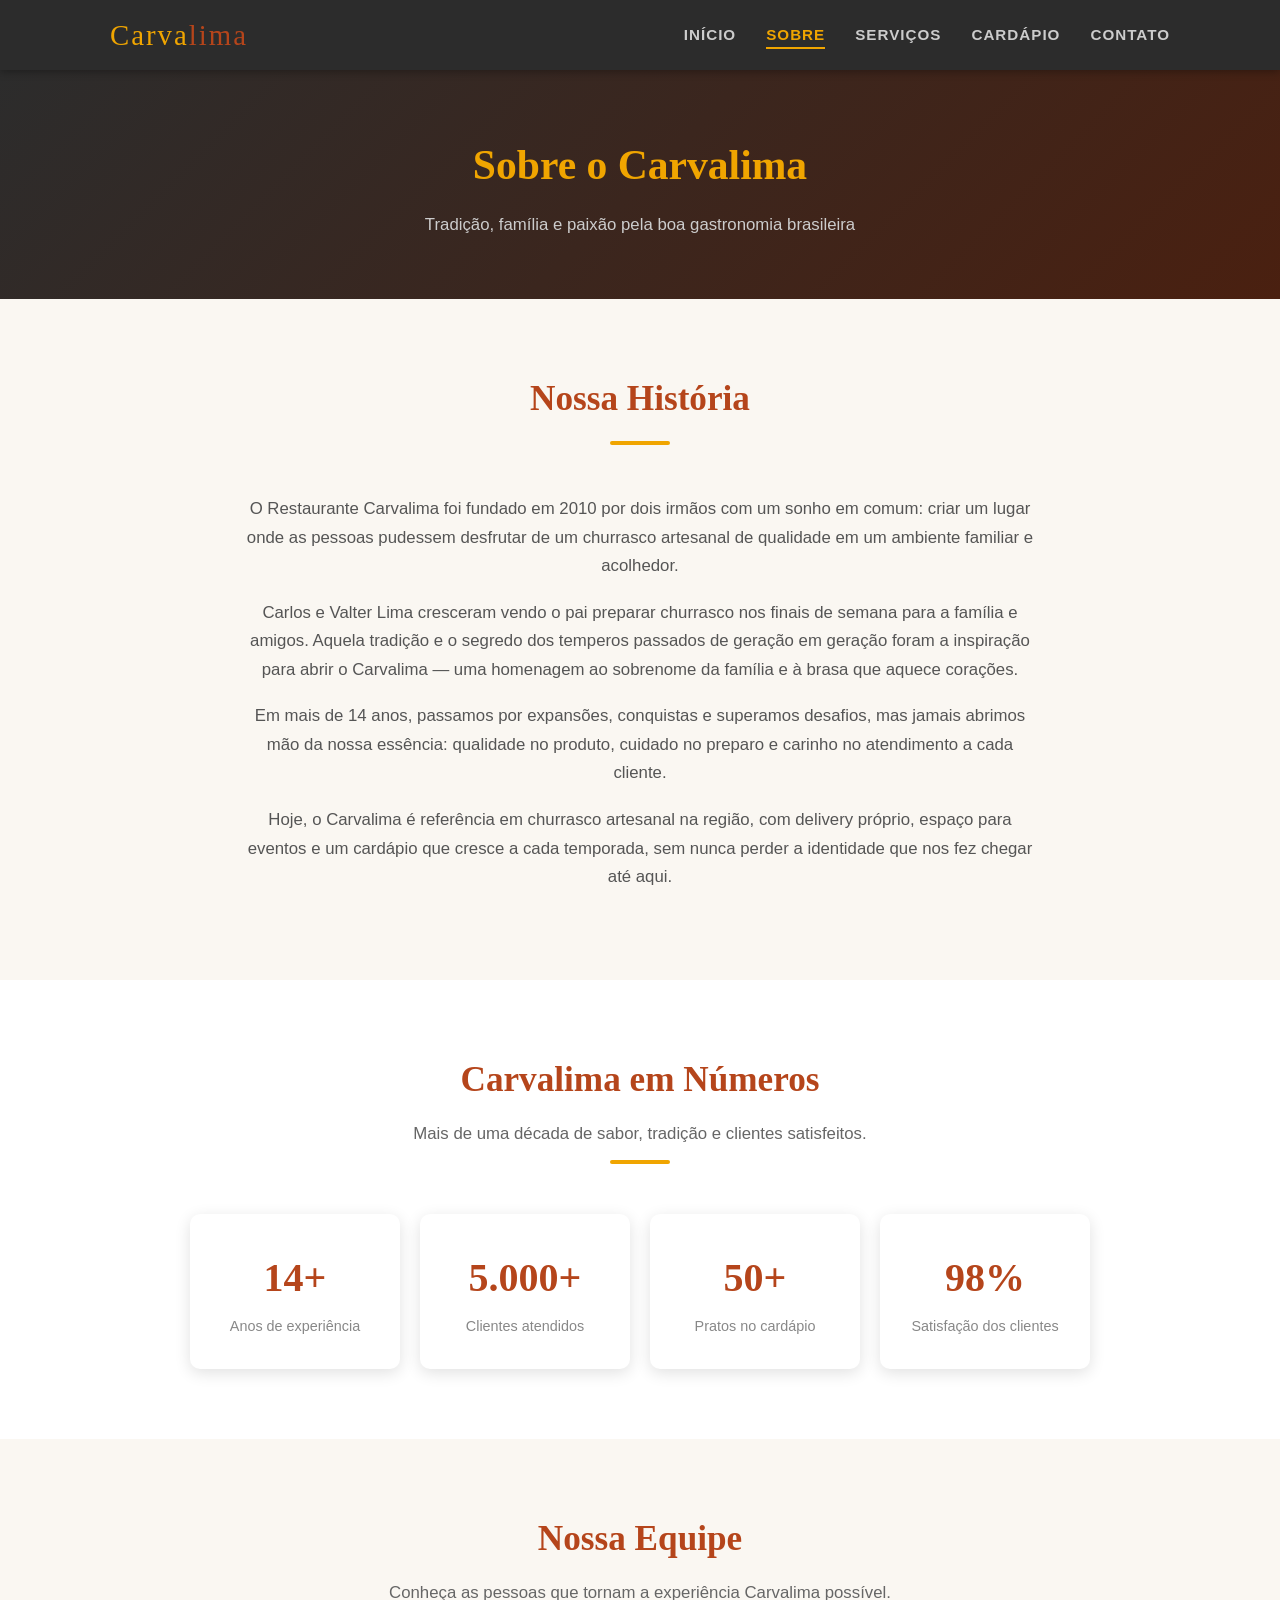
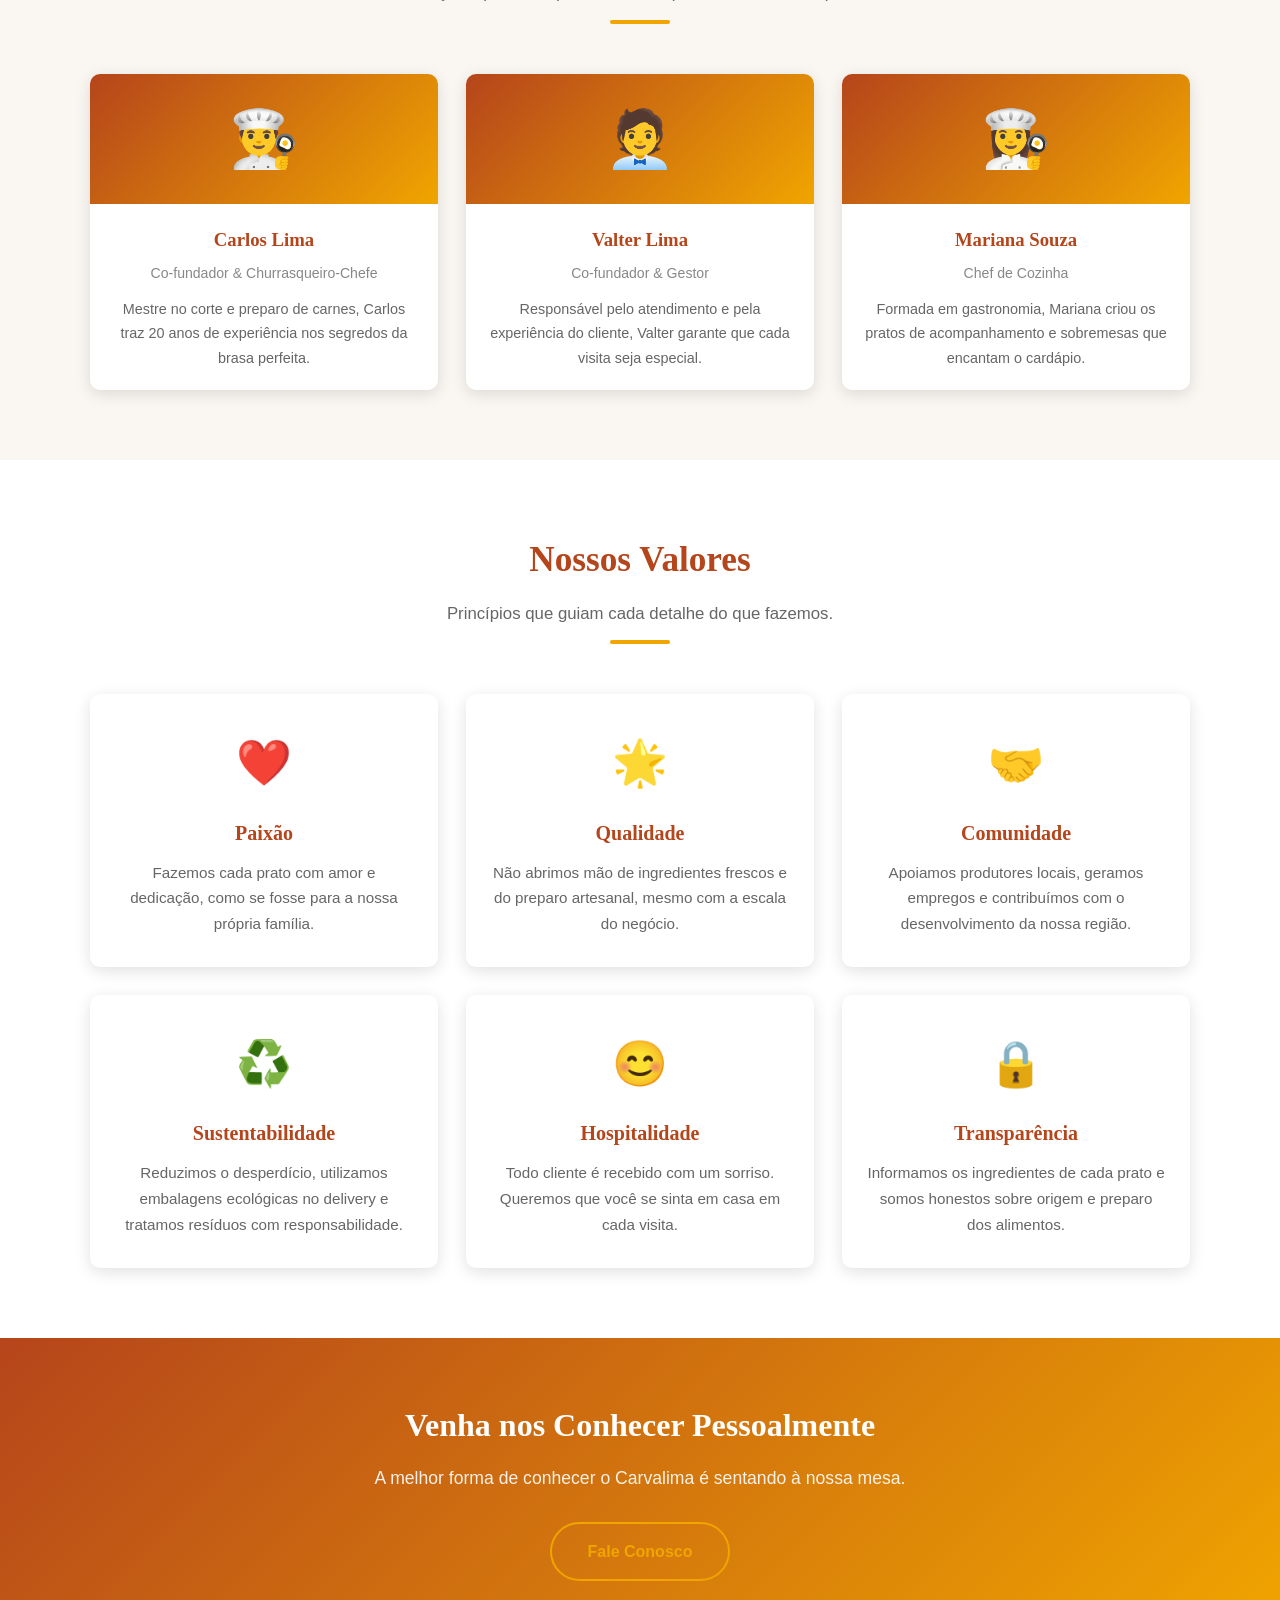
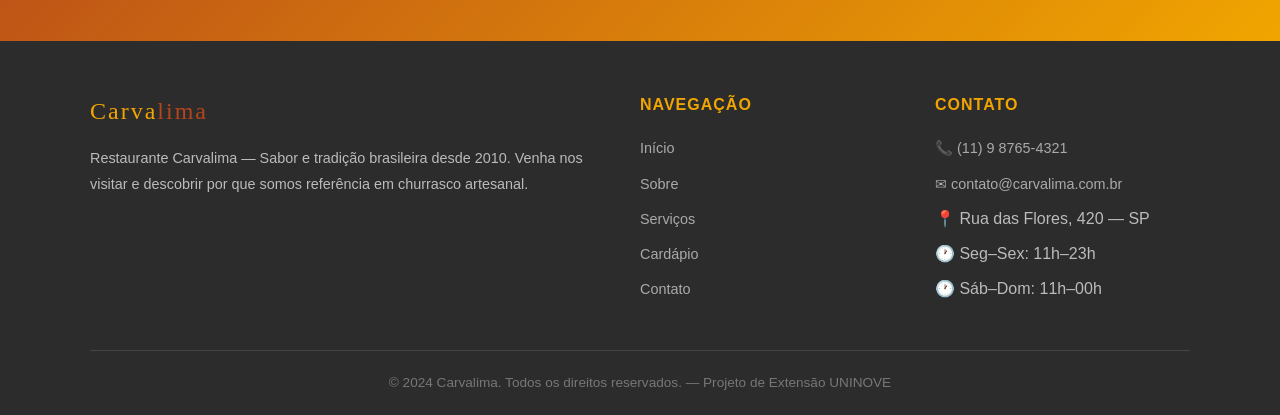
<file: carvalima/public/sobre.html>
<!DOCTYPE html>
<html lang="pt-BR">
<head>
    <meta charset="UTF-8">
    <meta name="viewport" content="width=device-width, initial-scale=1.0">
    <title>Sobre — Carvalima</title>
    <meta name="description" content="Conheça a história do Restaurante Carvalima, nossa equipe e nossos valores.">
    <link rel="stylesheet" href="css/style.css">
</head>
<body>

<!-- HEADER -->
<header>
    <nav class="navbar">
        <a href="index.html" class="logo">Carva<span>lima</span></a>
        <ul class="nav-links" id="navLinks">
            <li><a href="index.html">Início</a></li>
            <li><a href="sobre.html" class="ativo">Sobre</a></li>
            <li><a href="servicos.html">Serviços</a></li>
            <li><a href="cardapio.html">Cardápio</a></li>
            <li><a href="contato.html">Contato</a></li>
        </ul>
        <button class="menu-toggle" id="menuToggle" aria-label="Abrir menu">
            <span></span>
            <span></span>
            <span></span>
        </button>
    </nav>
</header>

<!-- PAGE HERO -->
<section class="page-hero">
    <h1>Sobre o Carvalima</h1>
    <p>Tradição, família e paixão pela boa gastronomia brasileira</p>
</section>

<!-- HISTÓRIA -->
<section style="background: var(--cor-fundo);">
    <div class="section-titulo">
        <h2>Nossa História</h2>
        <div class="divisor"></div>
    </div>
    <div class="sobre-historia">
        <p>O Restaurante Carvalima foi fundado em 2010 por dois irmãos com um sonho em comum: criar um lugar onde as pessoas pudessem desfrutar de um churrasco artesanal de qualidade em um ambiente familiar e acolhedor.</p>
        <p>Carlos e Valter Lima cresceram vendo o pai preparar churrasco nos finais de semana para a família e amigos. Aquela tradição e o segredo dos temperos passados de geração em geração foram a inspiração para abrir o Carvalima — uma homenagem ao sobrenome da família e à brasa que aquece corações.</p>
        <p>Em mais de 14 anos, passamos por expansões, conquistas e superamos desafios, mas jamais abrimos mão da nossa essência: qualidade no produto, cuidado no preparo e carinho no atendimento a cada cliente.</p>
        <p>Hoje, o Carvalima é referência em churrasco artesanal na região, com delivery próprio, espaço para eventos e um cardápio que cresce a cada temporada, sem nunca perder a identidade que nos fez chegar até aqui.</p>
    </div>
</section>

<!-- NÚMEROS -->
<section style="background: var(--cor-branco);">
    <div class="section-titulo">
        <h2>Carvalima em Números</h2>
        <p>Mais de uma década de sabor, tradição e clientes satisfeitos.</p>
        <div class="divisor"></div>
    </div>

    <div class="stats-grid">
        <div class="stat-item">
            <span class="stat-numero">14+</span>
            <span class="stat-label">Anos de experiência</span>
        </div>
        <div class="stat-item">
            <span class="stat-numero">5.000+</span>
            <span class="stat-label">Clientes atendidos</span>
        </div>
        <div class="stat-item">
            <span class="stat-numero">50+</span>
            <span class="stat-label">Pratos no cardápio</span>
        </div>
        <div class="stat-item">
            <span class="stat-numero">98%</span>
            <span class="stat-label">Satisfação dos clientes</span>
        </div>
    </div>
</section>

<!-- EQUIPE -->
<section style="background: var(--cor-fundo);">
    <div class="section-titulo">
        <h2>Nossa Equipe</h2>
        <p>Conheça as pessoas que tornam a experiência Carvalima possível.</p>
        <div class="divisor"></div>
    </div>

    <div class="grid-3">
        <div class="equipe-card">
            <div class="equipe-avatar">👨‍🍳</div>
            <div class="equipe-info">
                <h3>Carlos Lima</h3>
                <span>Co-fundador &amp; Churrasqueiro-Chefe</span>
                <p style="margin-top:10px; font-size:0.9rem; color:#666;">Mestre no corte e preparo de carnes, Carlos traz 20 anos de experiência nos segredos da brasa perfeita.</p>
            </div>
        </div>
        <div class="equipe-card">
            <div class="equipe-avatar">🧑‍💼</div>
            <div class="equipe-info">
                <h3>Valter Lima</h3>
                <span>Co-fundador &amp; Gestor</span>
                <p style="margin-top:10px; font-size:0.9rem; color:#666;">Responsável pelo atendimento e pela experiência do cliente, Valter garante que cada visita seja especial.</p>
            </div>
        </div>
        <div class="equipe-card">
            <div class="equipe-avatar">👩‍🍳</div>
            <div class="equipe-info">
                <h3>Mariana Souza</h3>
                <span>Chef de Cozinha</span>
                <p style="margin-top:10px; font-size:0.9rem; color:#666;">Formada em gastronomia, Mariana criou os pratos de acompanhamento e sobremesas que encantam o cardápio.</p>
            </div>
        </div>
    </div>
</section>

<!-- VALORES -->
<section class="valores-bg">
    <div class="section-titulo">
        <h2>Nossos Valores</h2>
        <p>Princípios que guiam cada detalhe do que fazemos.</p>
        <div class="divisor"></div>
    </div>

    <div class="grid-3">
        <div class="card">
            <div class="card-icone">❤️</div>
            <h3>Paixão</h3>
            <p>Fazemos cada prato com amor e dedicação, como se fosse para a nossa própria família.</p>
        </div>
        <div class="card">
            <div class="card-icone">🌟</div>
            <h3>Qualidade</h3>
            <p>Não abrimos mão de ingredientes frescos e do preparo artesanal, mesmo com a escala do negócio.</p>
        </div>
        <div class="card">
            <div class="card-icone">🤝</div>
            <h3>Comunidade</h3>
            <p>Apoiamos produtores locais, geramos empregos e contribuímos com o desenvolvimento da nossa região.</p>
        </div>
        <div class="card">
            <div class="card-icone">♻️</div>
            <h3>Sustentabilidade</h3>
            <p>Reduzimos o desperdício, utilizamos embalagens ecológicas no delivery e tratamos resíduos com responsabilidade.</p>
        </div>
        <div class="card">
            <div class="card-icone">😊</div>
            <h3>Hospitalidade</h3>
            <p>Todo cliente é recebido com um sorriso. Queremos que você se sinta em casa em cada visita.</p>
        </div>
        <div class="card">
            <div class="card-icone">🔒</div>
            <h3>Transparência</h3>
            <p>Informamos os ingredientes de cada prato e somos honestos sobre origem e preparo dos alimentos.</p>
        </div>
    </div>
</section>

<!-- BANNER CTA -->
<section class="banner-cta">
    <h2>Venha nos Conhecer Pessoalmente</h2>
    <p>A melhor forma de conhecer o Carvalima é sentando à nossa mesa.</p>
    <a href="contato.html" class="btn btn-outline">Fale Conosco</a>
</section>

<!-- FOOTER -->
<footer>
    <div class="footer-grid">
        <div class="footer-marca">
            <div class="logo">Carva<span>lima</span></div>
            <p>Restaurante Carvalima — Sabor e tradição brasileira desde 2010. Venha nos visitar e descobrir por que somos referência em churrasco artesanal.</p>
        </div>
        <div class="footer-col">
            <h4>Navegação</h4>
            <ul>
                <li><a href="index.html">Início</a></li>
                <li><a href="sobre.html">Sobre</a></li>
                <li><a href="servicos.html">Serviços</a></li>
                <li><a href="cardapio.html">Cardápio</a></li>
                <li><a href="contato.html">Contato</a></li>
            </ul>
        </div>
        <div class="footer-col">
            <h4>Contato</h4>
            <ul>
                <li><a href="tel:+551198765432">📞 (11) 9 8765-4321</a></li>
                <li><a href="mailto:contato@carvalima.com.br">✉ contato@carvalima.com.br</a></li>
                <li>📍 Rua das Flores, 420 — SP</li>
                <li>🕐 Seg–Sex: 11h–23h</li>
                <li>🕐 Sáb–Dom: 11h–00h</li>
            </ul>
        </div>
    </div>
    <div class="footer-bottom">
        <p>© 2024 Carvalima. Todos os direitos reservados. — Projeto de Extensão UNINOVE</p>
    </div>
</footer>

<script src="js/main.js"></script>
</body>
</html>
</file>
<file: carvalima/public/css/style.css>
/* ============================================================
   CARVALIMA — Stylesheet Principal
   Projeto de Extensão — UNINOVE
   ============================================================ */

/* ---- RESET & VARIÁVEIS ---- */
:root {
    --cor-primaria: #b5451b;   /* laranja-tijolo */
    --cor-secundaria: #2c2c2c; /* quase preto */
    --cor-destaque: #f0a500;   /* dourado */
    --cor-fundo: #faf7f2;
    --cor-texto: #333;
    --cor-branco: #fff;
    --fonte-titulo: 'Georgia', serif;
    --fonte-corpo: 'Arial', Helvetica, sans-serif;
    --sombra: 0 4px 16px rgba(0,0,0,0.12);
    --borda-radius: 10px;
    --transicao: 0.3s ease;
}

* {
    margin: 0;
    padding: 0;
    box-sizing: border-box;
}

html {
    scroll-behavior: smooth;
}

body {
    font-family: var(--fonte-corpo);
    background-color: var(--cor-fundo);
    color: var(--cor-texto);
    line-height: 1.7;
}

a {
    text-decoration: none;
    color: inherit;
    transition: color var(--transicao);
}

img {
    max-width: 100%;
    height: auto;
    display: block;
}

ul {
    list-style: none;
}

/* ---- HEADER / NAVBAR ---- */
header {
    background-color: var(--cor-secundaria);
    position: sticky;
    top: 0;
    z-index: 1000;
    box-shadow: 0 2px 8px rgba(0,0,0,0.3);
}

.navbar {
    display: flex;
    align-items: center;
    justify-content: space-between;
    max-width: 1100px;
    margin: 0 auto;
    padding: 0 20px;
    height: 70px;
}

.logo {
    font-family: var(--fonte-titulo);
    font-size: 1.8rem;
    color: var(--cor-destaque);
    letter-spacing: 2px;
}

.logo span {
    color: var(--cor-primaria);
}

.nav-links {
    display: flex;
    gap: 30px;
}

.nav-links a {
    color: #ccc;
    font-size: 0.95rem;
    font-weight: 600;
    text-transform: uppercase;
    letter-spacing: 1px;
    padding: 4px 0;
    border-bottom: 2px solid transparent;
}

.nav-links a:hover,
.nav-links a.ativo {
    color: var(--cor-destaque);
    border-bottom-color: var(--cor-destaque);
}

/* Hamburguer */
.menu-toggle {
    display: none;
    flex-direction: column;
    gap: 5px;
    cursor: pointer;
    background: none;
    border: none;
    padding: 5px;
}

.menu-toggle span {
    display: block;
    width: 26px;
    height: 3px;
    background: var(--cor-branco);
    border-radius: 2px;
    transition: var(--transicao);
}

/* ---- HERO SECTION ---- */
.hero {
    position: relative;
    background: linear-gradient(135deg, var(--cor-secundaria) 0%, #4a2010 100%);
    color: var(--cor-branco);
    text-align: center;
    padding: 100px 20px;
    overflow: hidden;
}

.hero::before {
    content: '';
    position: absolute;
    inset: 0;
    background: url("data:image/svg+xml,%3Csvg width='60' height='60' viewBox='0 0 60 60' xmlns='http://www.w3.org/2000/svg'%3E%3Cg fill='none' fill-rule='evenodd'%3E%3Cg fill='%23ffffff' fill-opacity='0.03'%3E%3Cpath d='M36 34v-4h-2v4h-4v2h4v4h2v-4h4v-2h-4zm0-30V0h-2v4h-4v2h4v4h2V6h4V4h-4zM6 34v-4H4v4H0v2h4v4h2v-4h4v-2H6zM6 4V0H4v4H0v2h4v4h2V6h4V4H6z'/%3E%3C/g%3E%3C/g%3E%3C/svg%3E") repeat;
    opacity: 0.4;
}

.hero-content {
    position: relative;
    z-index: 1;
    max-width: 700px;
    margin: 0 auto;
}

.hero h1 {
    font-family: var(--fonte-titulo);
    font-size: 3.2rem;
    margin-bottom: 20px;
    color: var(--cor-destaque);
    text-shadow: 2px 2px 8px rgba(0,0,0,0.5);
}

.hero p {
    font-size: 1.2rem;
    margin-bottom: 35px;
    color: #e0d5c5;
}

.btn {
    display: inline-block;
    padding: 14px 36px;
    border-radius: 30px;
    font-weight: 700;
    font-size: 1rem;
    cursor: pointer;
    transition: transform var(--transicao), box-shadow var(--transicao);
    border: none;
}

.btn:hover {
    transform: translateY(-3px);
    box-shadow: 0 8px 20px rgba(0,0,0,0.25);
}

.btn-primario {
    background-color: var(--cor-primaria);
    color: var(--cor-branco);
}

.btn-primario:hover {
    background-color: #9a3a16;
}

.btn-destaque {
    background-color: var(--cor-destaque);
    color: var(--cor-secundaria);
}

.btn-destaque:hover {
    background-color: #d4920a;
}

.btn-outline {
    background: transparent;
    border: 2px solid var(--cor-destaque);
    color: var(--cor-destaque);
}

.btn-outline:hover {
    background: var(--cor-destaque);
    color: var(--cor-secundaria);
}

/* ---- SEÇÕES ---- */
section {
    padding: 70px 20px;
}

.section-titulo {
    text-align: center;
    margin-bottom: 50px;
}

.section-titulo h2 {
    font-family: var(--fonte-titulo);
    font-size: 2.2rem;
    color: var(--cor-primaria);
    margin-bottom: 10px;
}

.section-titulo p {
    font-size: 1.05rem;
    color: #666;
    max-width: 560px;
    margin: 0 auto;
}

.divisor {
    width: 60px;
    height: 4px;
    background: var(--cor-destaque);
    margin: 12px auto 0;
    border-radius: 2px;
}

/* ---- GRID & CARDS ---- */
.grid-3 {
    display: grid;
    grid-template-columns: repeat(3, 1fr);
    gap: 28px;
    max-width: 1100px;
    margin: 0 auto;
}

.grid-2 {
    display: grid;
    grid-template-columns: repeat(2, 1fr);
    gap: 28px;
    max-width: 900px;
    margin: 0 auto;
}

.card {
    background: var(--cor-branco);
    border-radius: var(--borda-radius);
    padding: 30px 25px;
    box-shadow: var(--sombra);
    text-align: center;
    transition: transform var(--transicao), box-shadow var(--transicao);
}

.card:hover {
    transform: translateY(-6px);
    box-shadow: 0 12px 28px rgba(0,0,0,0.15);
}

.card-icone {
    font-size: 2.8rem;
    margin-bottom: 15px;
}

.card h3 {
    font-family: var(--fonte-titulo);
    font-size: 1.25rem;
    color: var(--cor-primaria);
    margin-bottom: 10px;
}

.card p {
    font-size: 0.95rem;
    color: #666;
}

/* ---- SEÇÃO SOBRE (HOME) ---- */
.sobre-home {
    background: var(--cor-branco);
}

.sobre-home-grid {
    display: grid;
    grid-template-columns: 1fr 1fr;
    gap: 50px;
    align-items: center;
    max-width: 1000px;
    margin: 0 auto;
}

.sobre-home-texto h2 {
    font-family: var(--fonte-titulo);
    font-size: 2rem;
    color: var(--cor-primaria);
    margin-bottom: 15px;
}

.sobre-home-texto p {
    color: #555;
    margin-bottom: 20px;
}

.sobre-ilustracao {
    background: linear-gradient(135deg, var(--cor-primaria), var(--cor-destaque));
    border-radius: var(--borda-radius);
    height: 300px;
    display: flex;
    align-items: center;
    justify-content: center;
    font-size: 6rem;
}

/* ---- CARDÁPIO / SERVIÇOS ---- */
.item-cardapio {
    background: var(--cor-branco);
    border-radius: var(--borda-radius);
    overflow: hidden;
    box-shadow: var(--sombra);
    transition: transform var(--transicao);
}

.item-cardapio:hover {
    transform: translateY(-5px);
}

.item-img {
    background: linear-gradient(135deg, var(--cor-secundaria), #5a3020);
    height: 160px;
    display: flex;
    align-items: center;
    justify-content: center;
    font-size: 4rem;
}

.item-info {
    padding: 20px;
}

.item-info h3 {
    font-family: var(--fonte-titulo);
    color: var(--cor-primaria);
    margin-bottom: 6px;
    font-size: 1.15rem;
}

.item-info p {
    font-size: 0.9rem;
    color: #666;
    margin-bottom: 12px;
}

.item-preco {
    font-weight: 700;
    font-size: 1.1rem;
    color: var(--cor-destaque);
}

/* ---- DEPOIMENTOS ---- */
.depoimentos {
    background: var(--cor-secundaria);
    color: var(--cor-branco);
}

.depoimentos .section-titulo h2 {
    color: var(--cor-destaque);
}

.depoimentos .section-titulo p {
    color: #ccc;
}

.depoimento-card {
    background: rgba(255,255,255,0.07);
    border: 1px solid rgba(255,255,255,0.1);
    border-radius: var(--borda-radius);
    padding: 28px;
    text-align: left;
    transition: background var(--transicao);
}

.depoimento-card:hover {
    background: rgba(255,255,255,0.12);
}

.estrelas {
    color: var(--cor-destaque);
    font-size: 1.1rem;
    margin-bottom: 12px;
}

.depoimento-card p {
    font-style: italic;
    color: #ddd;
    margin-bottom: 16px;
}

.depoimento-card strong {
    color: var(--cor-destaque);
}

/* ---- CONTATO ---- */
.contato-grid {
    display: grid;
    grid-template-columns: 1fr 1fr;
    gap: 40px;
    max-width: 900px;
    margin: 0 auto;
}

.contato-info h3 {
    font-family: var(--fonte-titulo);
    font-size: 1.4rem;
    color: var(--cor-primaria);
    margin-bottom: 20px;
}

.info-item {
    display: flex;
    align-items: flex-start;
    gap: 14px;
    margin-bottom: 20px;
}

.info-item .icone {
    font-size: 1.5rem;
    min-width: 36px;
}

.info-item p {
    color: #555;
    font-size: 0.95rem;
}

.info-item strong {
    display: block;
    color: var(--cor-secundaria);
    font-size: 1rem;
    margin-bottom: 2px;
}

/* ---- FORMULÁRIO ---- */
.form-contato {
    display: flex;
    flex-direction: column;
    gap: 18px;
}

.form-grupo {
    display: flex;
    flex-direction: column;
    gap: 6px;
}

.form-grupo label {
    font-weight: 700;
    font-size: 0.9rem;
    color: var(--cor-secundaria);
    text-transform: uppercase;
    letter-spacing: 0.5px;
}

.form-grupo input,
.form-grupo select,
.form-grupo textarea {
    padding: 12px 16px;
    border: 1px solid #ddd;
    border-radius: 8px;
    font-size: 0.95rem;
    font-family: var(--fonte-corpo);
    transition: border-color var(--transicao), box-shadow var(--transicao);
    outline: none;
}

.form-grupo input:focus,
.form-grupo select:focus,
.form-grupo textarea:focus {
    border-color: var(--cor-primaria);
    box-shadow: 0 0 0 3px rgba(181,69,27,0.15);
}

.form-grupo textarea {
    min-height: 130px;
    resize: vertical;
}

/* ---- MAPA ---- */
.mapa-container {
    background: #e8e0d5;
    border-radius: var(--borda-radius);
    height: 280px;
    display: flex;
    align-items: center;
    justify-content: center;
    font-size: 1rem;
    color: #888;
    text-align: center;
    border: 2px dashed #ccc;
    flex-direction: column;
    gap: 12px;
}

.mapa-container span {
    font-size: 3rem;
}

/* ---- SOBRE (PÁGINA COMPLETA) ---- */
.page-hero {
    background: linear-gradient(135deg, var(--cor-secundaria) 0%, #4a2010 100%);
    color: var(--cor-branco);
    text-align: center;
    padding: 60px 20px;
}

.page-hero h1 {
    font-family: var(--fonte-titulo);
    font-size: 2.6rem;
    color: var(--cor-destaque);
    margin-bottom: 10px;
}

.page-hero p {
    font-size: 1.05rem;
    color: #ccc;
}

.sobre-historia {
    max-width: 800px;
    margin: 0 auto;
    text-align: center;
}

.sobre-historia p {
    color: #555;
    margin-bottom: 18px;
    font-size: 1.05rem;
}

.stats-grid {
    display: grid;
    grid-template-columns: repeat(4, 1fr);
    gap: 20px;
    max-width: 900px;
    margin: 0 auto;
}

.stat-item {
    text-align: center;
    padding: 30px 15px;
    background: var(--cor-branco);
    border-radius: var(--borda-radius);
    box-shadow: var(--sombra);
}

.stat-numero {
    font-family: var(--fonte-titulo);
    font-size: 2.5rem;
    color: var(--cor-primaria);
    font-weight: 700;
    display: block;
}

.stat-label {
    font-size: 0.9rem;
    color: #888;
    margin-top: 4px;
}

.equipe-card {
    background: var(--cor-branco);
    border-radius: var(--borda-radius);
    box-shadow: var(--sombra);
    overflow: hidden;
    text-align: center;
    transition: transform var(--transicao);
}

.equipe-card:hover {
    transform: translateY(-5px);
}

.equipe-avatar {
    background: linear-gradient(135deg, var(--cor-primaria), var(--cor-destaque));
    height: 130px;
    display: flex;
    align-items: center;
    justify-content: center;
    font-size: 3.5rem;
}

.equipe-info {
    padding: 20px;
}

.equipe-info h3 {
    font-family: var(--fonte-titulo);
    color: var(--cor-primaria);
    margin-bottom: 4px;
}

.equipe-info span {
    font-size: 0.88rem;
    color: #888;
}

/* ---- VALORES ---- */
.valores-bg {
    background: var(--cor-branco);
}

/* ---- SERVIÇOS (PÁGINA) ---- */
.servico-card {
    background: var(--cor-branco);
    border-radius: var(--borda-radius);
    padding: 35px 28px;
    box-shadow: var(--sombra);
    border-top: 4px solid var(--cor-primaria);
    transition: transform var(--transicao);
}

.servico-card:hover {
    transform: translateY(-5px);
}

.servico-card .icone {
    font-size: 2.5rem;
    margin-bottom: 14px;
}

.servico-card h3 {
    font-family: var(--fonte-titulo);
    color: var(--cor-primaria);
    font-size: 1.2rem;
    margin-bottom: 10px;
}

.servico-card p {
    font-size: 0.95rem;
    color: #666;
    margin-bottom: 15px;
}

.servico-card ul {
    text-align: left;
    padding-left: 0;
}

.servico-card ul li {
    font-size: 0.9rem;
    color: #555;
    padding: 4px 0;
    border-bottom: 1px solid #f0f0f0;
    display: flex;
    align-items: center;
    gap: 8px;
}

.servico-card ul li::before {
    content: '✓';
    color: var(--cor-primaria);
    font-weight: 700;
}

/* ---- ALERTA / BANNER ---- */
.banner-cta {
    background: linear-gradient(135deg, var(--cor-primaria), var(--cor-destaque));
    color: var(--cor-branco);
    text-align: center;
    padding: 60px 20px;
}

.banner-cta h2 {
    font-family: var(--fonte-titulo);
    font-size: 2rem;
    margin-bottom: 12px;
}

.banner-cta p {
    font-size: 1.1rem;
    margin-bottom: 28px;
    opacity: 0.9;
}

/* ---- FOOTER ---- */
footer {
    background: var(--cor-secundaria);
    color: #bbb;
    padding: 50px 20px 20px;
}

.footer-grid {
    display: grid;
    grid-template-columns: 2fr 1fr 1fr;
    gap: 40px;
    max-width: 1100px;
    margin: 0 auto 40px;
}

.footer-marca .logo {
    font-size: 1.5rem;
    margin-bottom: 14px;
}

.footer-marca p {
    font-size: 0.9rem;
    line-height: 1.8;
}

.footer-col h4 {
    color: var(--cor-destaque);
    font-size: 1rem;
    text-transform: uppercase;
    letter-spacing: 1px;
    margin-bottom: 16px;
}

.footer-col ul li {
    margin-bottom: 8px;
}

.footer-col ul li a {
    color: #aaa;
    font-size: 0.9rem;
    transition: color var(--transicao);
}

.footer-col ul li a:hover {
    color: var(--cor-destaque);
}

.footer-bottom {
    border-top: 1px solid #444;
    padding-top: 20px;
    text-align: center;
    font-size: 0.85rem;
    color: #777;
    max-width: 1100px;
    margin: 0 auto;
}

/* ---- NOTIFICAÇÃO ---- */
.notificacao {
    position: fixed;
    bottom: 30px;
    right: 30px;
    background: var(--cor-primaria);
    color: white;
    padding: 14px 22px;
    border-radius: 8px;
    box-shadow: 0 6px 20px rgba(0,0,0,0.25);
    font-size: 0.95rem;
    z-index: 9999;
    opacity: 0;
    transform: translateY(20px);
    transition: opacity 0.4s, transform 0.4s;
    pointer-events: none;
}

.notificacao.visivel {
    opacity: 1;
    transform: translateY(0);
}

/* ---- RESPONSIVIDADE ---- */
@media (max-width: 900px) {
    .grid-3, .stats-grid {
        grid-template-columns: repeat(2, 1fr);
    }

    .sobre-home-grid,
    .contato-grid {
        grid-template-columns: 1fr;
    }

    .footer-grid {
        grid-template-columns: 1fr 1fr;
    }
}

@media (max-width: 600px) {
    .nav-links {
        display: none;
        flex-direction: column;
        background: var(--cor-secundaria);
        position: absolute;
        top: 70px;
        left: 0;
        width: 100%;
        padding: 20px;
        gap: 16px;
        border-top: 1px solid #444;
    }

    .nav-links.aberto {
        display: flex;
    }

    .menu-toggle {
        display: flex;
    }

    header {
        position: relative;
    }

    .hero h1 {
        font-size: 2.2rem;
    }

    .grid-3, .grid-2, .stats-grid {
        grid-template-columns: 1fr;
    }

    .footer-grid {
        grid-template-columns: 1fr;
    }
}
</file>
